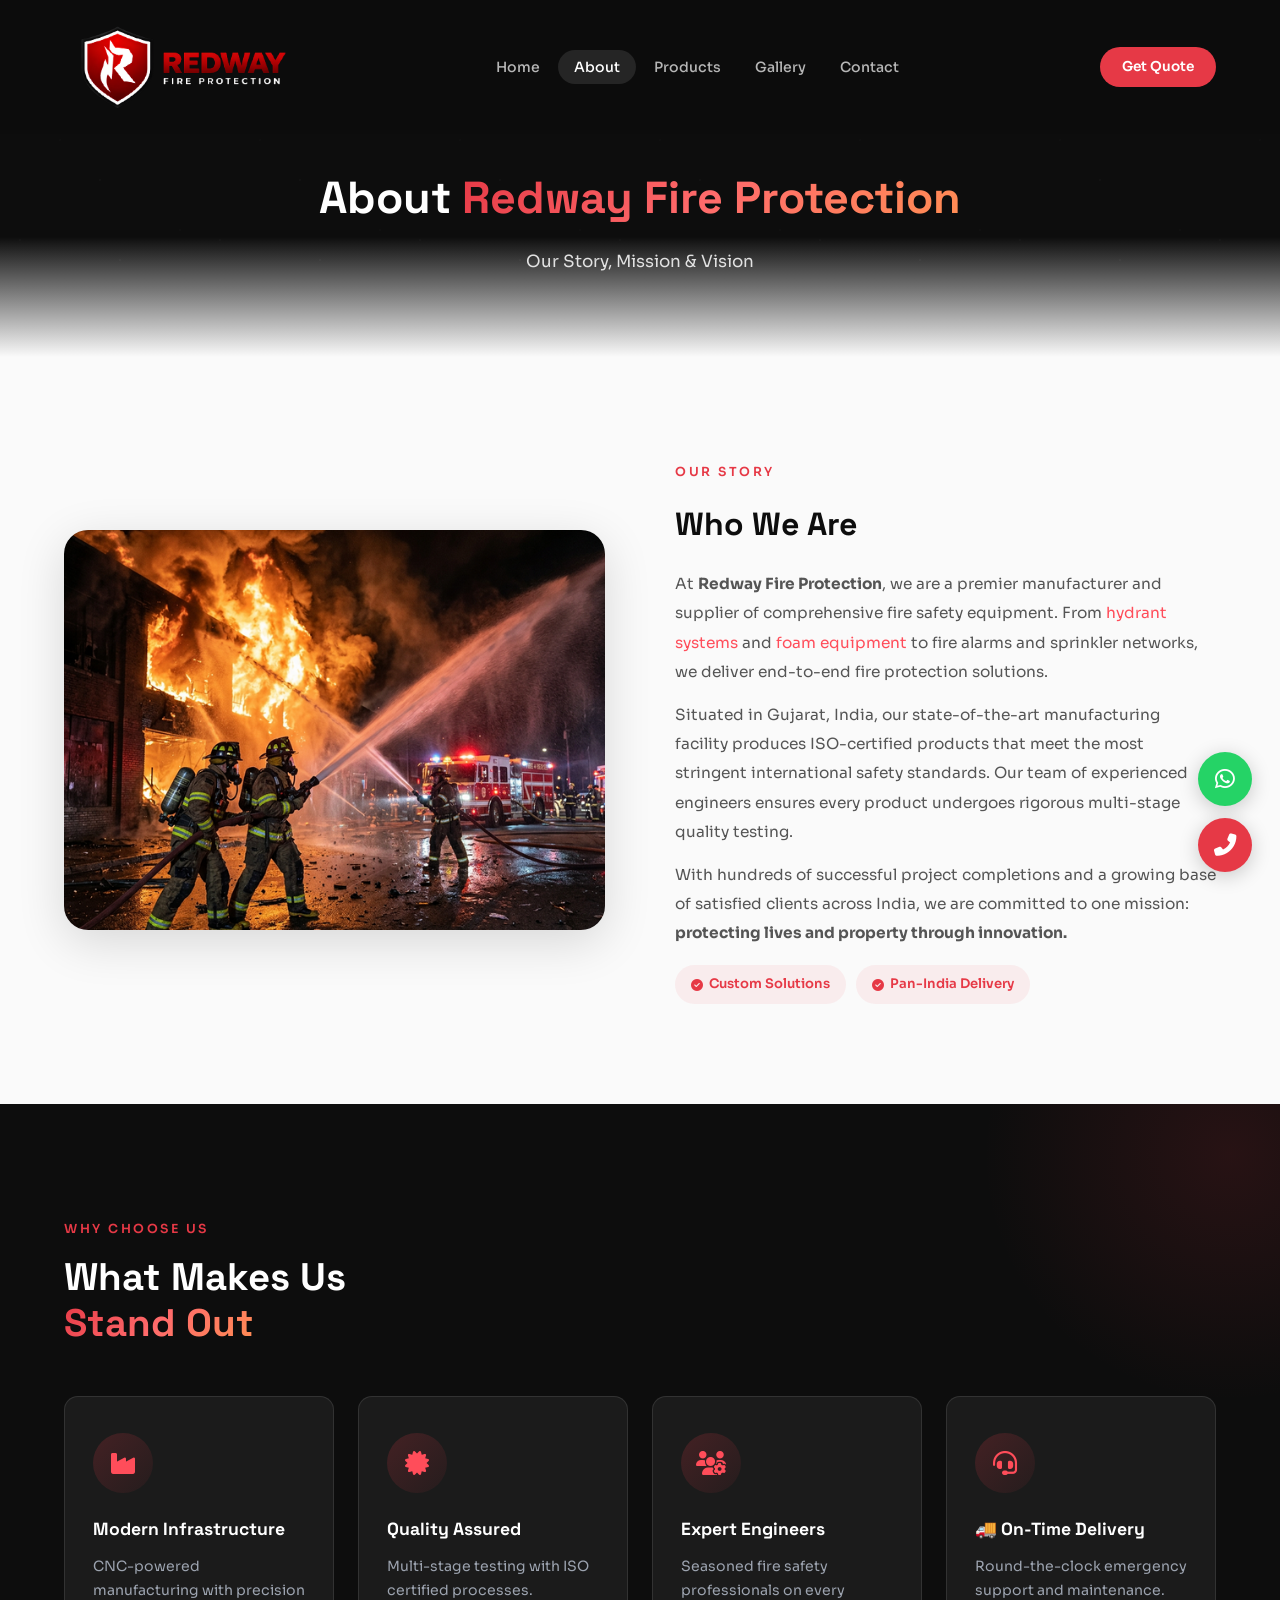
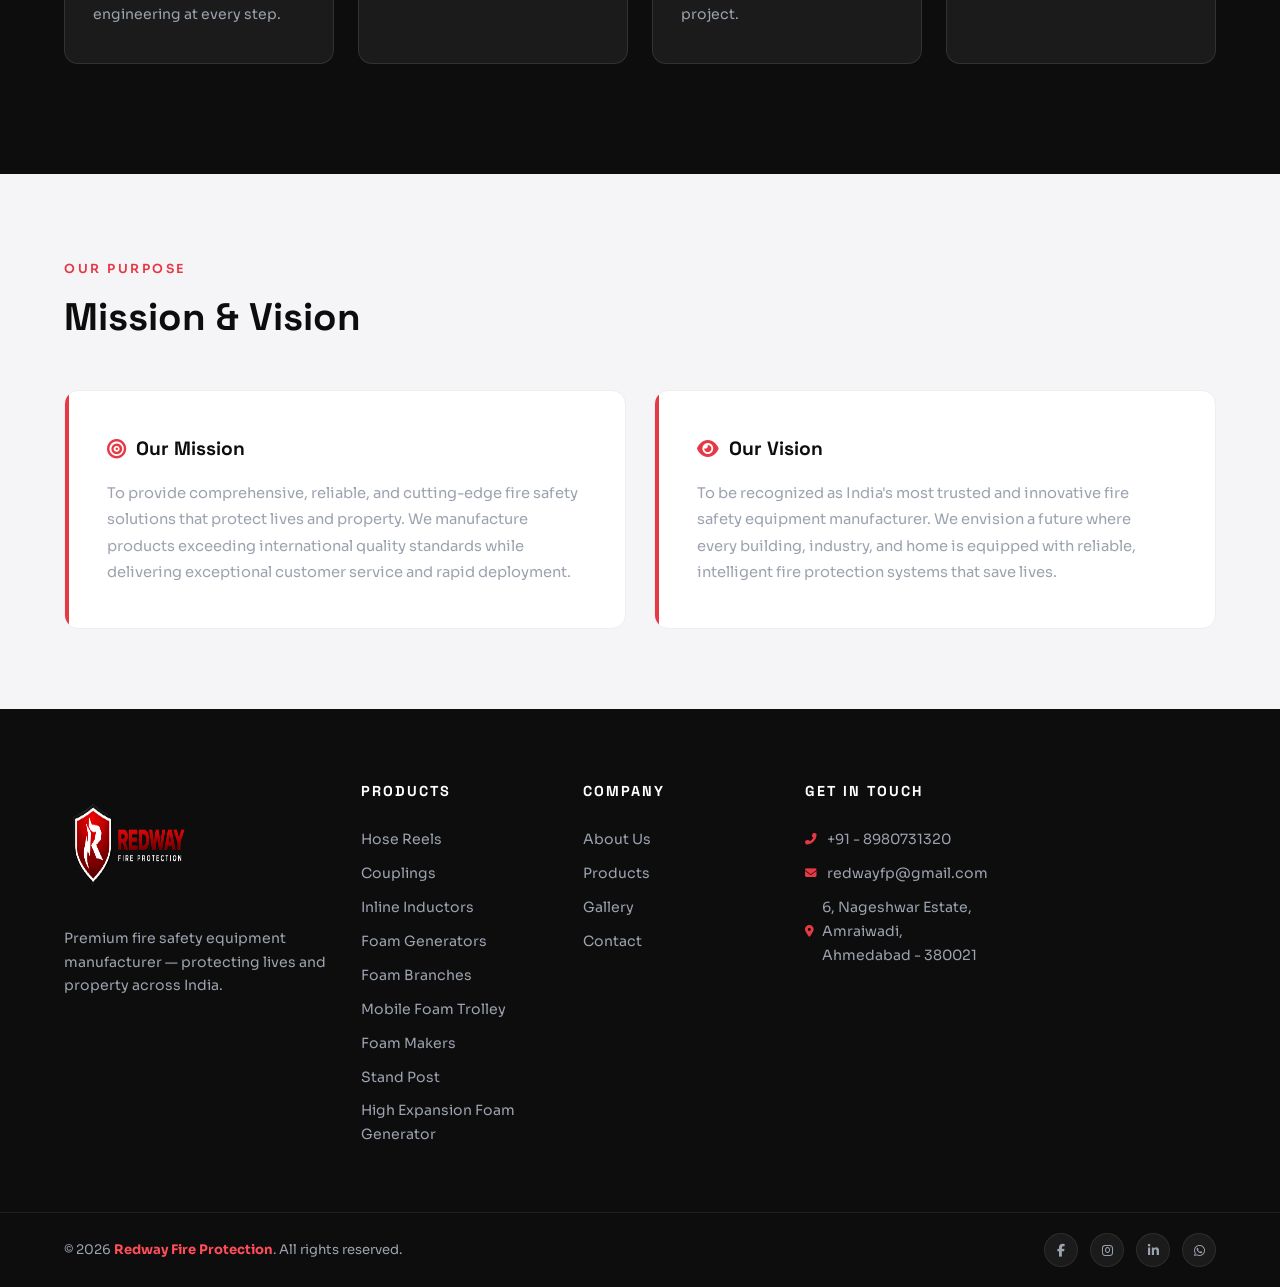
<file: about.html>
<!DOCTYPE html>
<html lang="en-IN">

<head>
    <meta charset="UTF-8">
    <meta name="viewport" content="width=device-width, initial-scale=1.0">
    <title>About Redway – Fire Safety Equipment Maker in Gujarat</title>
    <meta name="description"
        content="Redway Fire Protection is a trusted fire fighting equipment manufacturer in Ahmedabad, Gujarat. Learn about our mission, factory, and engineering team.">
    <meta name="keywords"
        content="about Redway Fire Protection, fire fighting equipment manufacturer Ahmedabad, fire protection equipment factory Gujarat, fire safety suppliers Gujarat, custom fire safety equipment Gujarat">
    <meta name="author" content="Redway Fire Protection">
    <meta name="theme-color" content="#E63946">
    <link rel="canonical" href="https://redwayfp.com/about.html">
    <link rel="icon" href="images/logo.png" type="image/png">

    <!-- Open Graph -->
    <meta property="og:type" content="website">
    <meta property="og:site_name" content="Redway Fire Protection">
    <meta property="og:title" content="About Redway – Fire Safety Equipment Maker in Gujarat">
    <meta property="og:description"
        content="Redway Fire Protection is a trusted fire fighting equipment manufacturer in Ahmedabad, Gujarat. Learn about our mission, factory, and engineering team.">
    <meta property="og:url" content="https://redwayfp.com/about.html">
    <meta property="og:image" content="https://redwayfp.com/images/logo.png">
    <meta property="og:locale" content="en_IN">

    <!-- Twitter Card -->
    <meta name="twitter:card" content="summary_large_image">
    <meta name="twitter:title" content="About Redway – Fire Safety Equipment Maker in Gujarat">
    <meta name="twitter:description"
        content="Redway Fire Protection is a trusted fire fighting equipment manufacturer in Ahmedabad, Gujarat. Learn about our mission, factory, and engineering team.">
    <meta name="twitter:image" content="https://redwayfp.com/images/logo.png">

    <!-- Preconnect -->
    <link rel="preconnect" href="https://fonts.googleapis.com">
    <link rel="preconnect" href="https://fonts.gstatic.com" crossorigin>
    <link rel="preconnect" href="https://cdnjs.cloudflare.com">

    <link
        href="https://fonts.googleapis.com/css2?family=Sora:wght@300;400;500;600;700;800&family=Space+Grotesk:wght@400;500;600;700&display=swap"
        rel="stylesheet">
    <link rel="stylesheet" href="https://cdnjs.cloudflare.com/ajax/libs/font-awesome/6.5.1/css/all.min.css">
    <link rel="stylesheet" href="style.css">

    <!-- Schema.org Structured Data -->
    <script type="application/ld+json">
    {
        "@context": "https://schema.org",
        "@type": "BreadcrumbList",
        "itemListElement": [
            {
                "@type": "ListItem",
                "position": 1,
                "name": "Home",
                "item": "https://redwayfp.com/"
            },
            {
                "@type": "ListItem",
                "position": 2,
                "name": "About Us",
                "item": "https://redwayfp.com/about.html"
            }
        ]
    }
    </script>
</head>

<body>


    <!-- NAVBAR -->
    <nav class="navbar" id="navbar">
        <div class="container navbar-inner">
            <a href="index.html" class="nav-logo">
                <img src="images/logo.png" alt="Redway Fire Protection — Fire Safety Equipment Manufacturer" width="130" height="130">
            </a>
            <ul class="nav-links" id="nav-links">
                <li><a href="index.html">Home</a></li>
                <li><a href="about.html" class="active">About</a></li>
                <li><a href="products.html">Products</a></li>
                <li><a href="gallery.html">Gallery</a></li>
                <li><a href="contact.html">Contact</a></li>
                <li class="nav-cta-mobile"><a href="contact.html" class="btn-main">Get Quote <i
                            class="fas fa-arrow-right"></i><span class="btn-shine"></span></a></li>
            </ul>
            <a href="contact.html" class="nav-cta">Get Quote</a>
            <button class="menu-toggle" id="menu-toggle"
                aria-label="Menu"><span></span><span></span><span></span></button>
        </div>
    </nav>

    <main>

    <!-- PAGE HERO -->
    <section class="page-hero">
        <div class="hero-particles"></div>
        <h1>About <span class="gradient-text">Redway Fire Protection</span></h1>
        <p>Our Story, Mission & Vision</p>
    </section>

    <!-- ABOUT DETAIL -->
    <section class="about-detail">
        <div class="container">
            <div class="about-detail-grid">
                <div class="about-detail-img" data-reveal>
                    <img src="images/hero1.png" alt="Redway Fire Protection Factory and Operations" loading="lazy" width="600" height="400">
                </div>
                <div class="about-detail-text" data-reveal>
                    <span class="label-tag">Our Story</span>
                    <h2>Who We Are</h2>
                    <p>At <strong>Redway Fire Protection</strong>, we are a premier manufacturer and supplier of
                        comprehensive fire safety equipment. From <a href="products.html#hydrant-valve" style="color:var(--crimson-light);">hydrant systems</a> and <a href="products.html#foam-generators" style="color:var(--crimson-light);">foam equipment</a> to fire alarms and
                        sprinkler networks, we deliver end-to-end fire protection solutions.</p>
                    <p>Situated in Gujarat, India, our state-of-the-art manufacturing facility produces ISO-certified
                        products that meet the most stringent international safety standards. Our team of experienced
                        engineers ensures every product undergoes rigorous multi-stage quality testing.</p>
                    <p>With hundreds of successful project completions and a growing base of satisfied clients across
                        India, we are committed to one mission: <strong>protecting lives and property through
                            innovation.</strong></p>
                    <div class="about-highlights">
                        <!-- <div class="highlight-chip"><i class="fas fa-check-circle"></i> ISO 9001 Certified</div>
                        <div class="highlight-chip"><i class="fas fa-check-circle"></i> 200+ Clients</div> -->
                        <div class="highlight-chip"><i class="fas fa-check-circle"></i> Custom Solutions</div>
                        <div class="highlight-chip"><i class="fas fa-check-circle"></i> Pan-India Delivery</div>
                    </div>
                </div>
            </div>
        </div>
    </section>

    <!-- WHY CHOOSE US (dark) -->
    <section class="services-section">
        <div class="container">
            <div class="section-head" data-reveal>
                <span class="label-tag">Why Choose Us</span>
                <h2>What Makes Us<br><span class="gradient-text">Stand Out</span></h2>
            </div>
            <div class="services-grid">
                <div class="service-card" data-reveal data-delay="0">
                    <div class="service-icon-wrap"><i class="fas fa-industry"></i>
                        <div class="icon-ring"></div>
                    </div>
                    <h3>Modern Infrastructure</h3>
                    <p>CNC-powered manufacturing with precision engineering at every step.</p>
                </div>
                <div class="service-card" data-reveal data-delay="100">
                    <div class="service-icon-wrap"><i class="fas fa-certificate"></i>
                        <div class="icon-ring"></div>
                    </div>
                    <h3>Quality Assured</h3>
                    <p>Multi-stage testing with ISO certified processes.</p>
                </div>
                <div class="service-card" data-reveal data-delay="200">
                    <div class="service-icon-wrap"><i class="fas fa-users-cog"></i>
                        <div class="icon-ring"></div>
                    </div>
                    <h3>Expert Engineers</h3>
                    <p>Seasoned fire safety professionals on every project.</p>
                </div>
                <div class="service-card" data-reveal data-delay="300">
                    <div class="service-icon-wrap"><i class="fas fa-headset"></i>
                        <div class="icon-ring"></div>
                    </div>
                    <h3>🚚 On-Time Delivery</h3>
                    <p>Round-the-clock emergency support and maintenance.</p>
                </div>
            </div>
        </div>
    </section>

    <!-- MISSION & VISION -->
    <section class="mission-vision">
        <div class="container">
            <div class="section-head" data-reveal>
                <span class="label-tag">Our Purpose</span>
                <h2>Mission & Vision</h2>
            </div>
            <div class="mv-grid">
                <div class="mv-card" data-reveal>
                    <h3><i class="fas fa-bullseye"></i> Our Mission</h3>
                    <p>To provide comprehensive, reliable, and cutting-edge fire safety solutions that protect lives and
                        property. We manufacture products exceeding international quality standards while delivering
                        exceptional customer service and rapid deployment.</p>
                </div>
                <div class="mv-card" data-reveal data-delay="100">
                    <h3><i class="fas fa-eye"></i> Our Vision</h3>
                    <p>To be recognized as India's most trusted and innovative fire safety equipment manufacturer. We
                        envision a future where every building, industry, and home is equipped with reliable,
                        intelligent fire protection systems that save lives.</p>
                </div>
            </div>
        </div>
    </section>

    <!-- FOOTER -->
    <footer class="footer">
        <div class="container footer-inner">
            <div class="footer-brand">
                <a href="index.html" class="footer-logo-link"><img src="images/logo.png" alt="Redway Fire Protection Logo" width="130" height="130">
                </a>
                <p>Premium fire safety equipment manufacturer — protecting lives and property across India.</p>
            </div>
            <div class="footer-links-col">
                <h4>Products</h4>
                <!-- <a href="products.html#hydrant-valve">Hydrant Valves</a> -->
                <a href="products.html#hose-reel">Hose Reels</a>
                <a href="products.html#couplings">Couplings</a>
                <a href="products.html#inline-inductors">Inline Inductors</a>
                <a href="products.html#foam-generators">Foam Generators</a>
                <a href="products.html#foam-branches">Foam Branches</a>
                <!-- <a href="products.html#handline-nozzles">Handline Nozzles</a> -->
                <a href="products.html#foam-trolley">Mobile Foam Trolley</a>
                <a href="products.html#foam-makers">Foam Makers</a>
                <a href="products.html#stand-post">Stand Post</a>
                <a href="products.html#high-expansion-foam-generator">High Expansion Foam Generator</a>
            </div>
            <div class="footer-links-col">
                <h4>Company</h4>
                <a href="about.html">About Us</a>
                <a href="products.html">Products</a>
                <a href="gallery.html">Gallery</a>
                <a href="contact.html">Contact</a>
            </div>
            <div class="footer-links-col">
                <h4>Get In Touch</h4>
                <a href="tel:+918980731320"><i class="fas fa-phone-alt"></i> +91 - 8980731320</a>
                <a href="mailto:redwayfp@gmail.com"><i class="fas fa-envelope"></i> redwayfp@gmail.com</a>
                <a href="https://maps.google.com/?q=6,+Nageshwar+Estate,+opp.+Javahar+Nagar,+Amraiwadi,+Ahmedabad,+Gujarat+380021"
                    target="_blank"><i class="fas fa-map-marker-alt"></i> 6, Nageshwar Estate, Amraiwadi, Ahmedabad -
                    380021</a>
            </div>
        </div>
        <div class="footer-bottom">
            <div class="container footer-bottom-inner">
                <p>&copy; 2026 <strong>Redway Fire Protection</strong>. All rights reserved.</p>
                <div class="footer-social">
                    <a href="#"><i class="fab fa-facebook-f"></i></a>
                    <a href="#"><i class="fab fa-instagram"></i></a>
                    <a href="#"><i class="fab fa-linkedin-in"></i></a>
                    <a href="#"><i class="fab fa-whatsapp"></i></a>
                </div>
            </div>
        </div>
    </footer>
    </main>

    <div class="floating-btns">
        <a href="https://wa.me/918980731320" class="float-wa" target="_blank" rel="noopener noreferrer"><i class="fab fa-whatsapp"></i></a>
        <a href="tel:+918980731320" class="float-call"><i class="fas fa-phone-alt"></i></a>
    </div>
    <button class="scroll-top" id="scroll-top"><i class="fas fa-arrow-up"></i></button>
    <script src="script.js"></script>
</body>

</html>
</file>
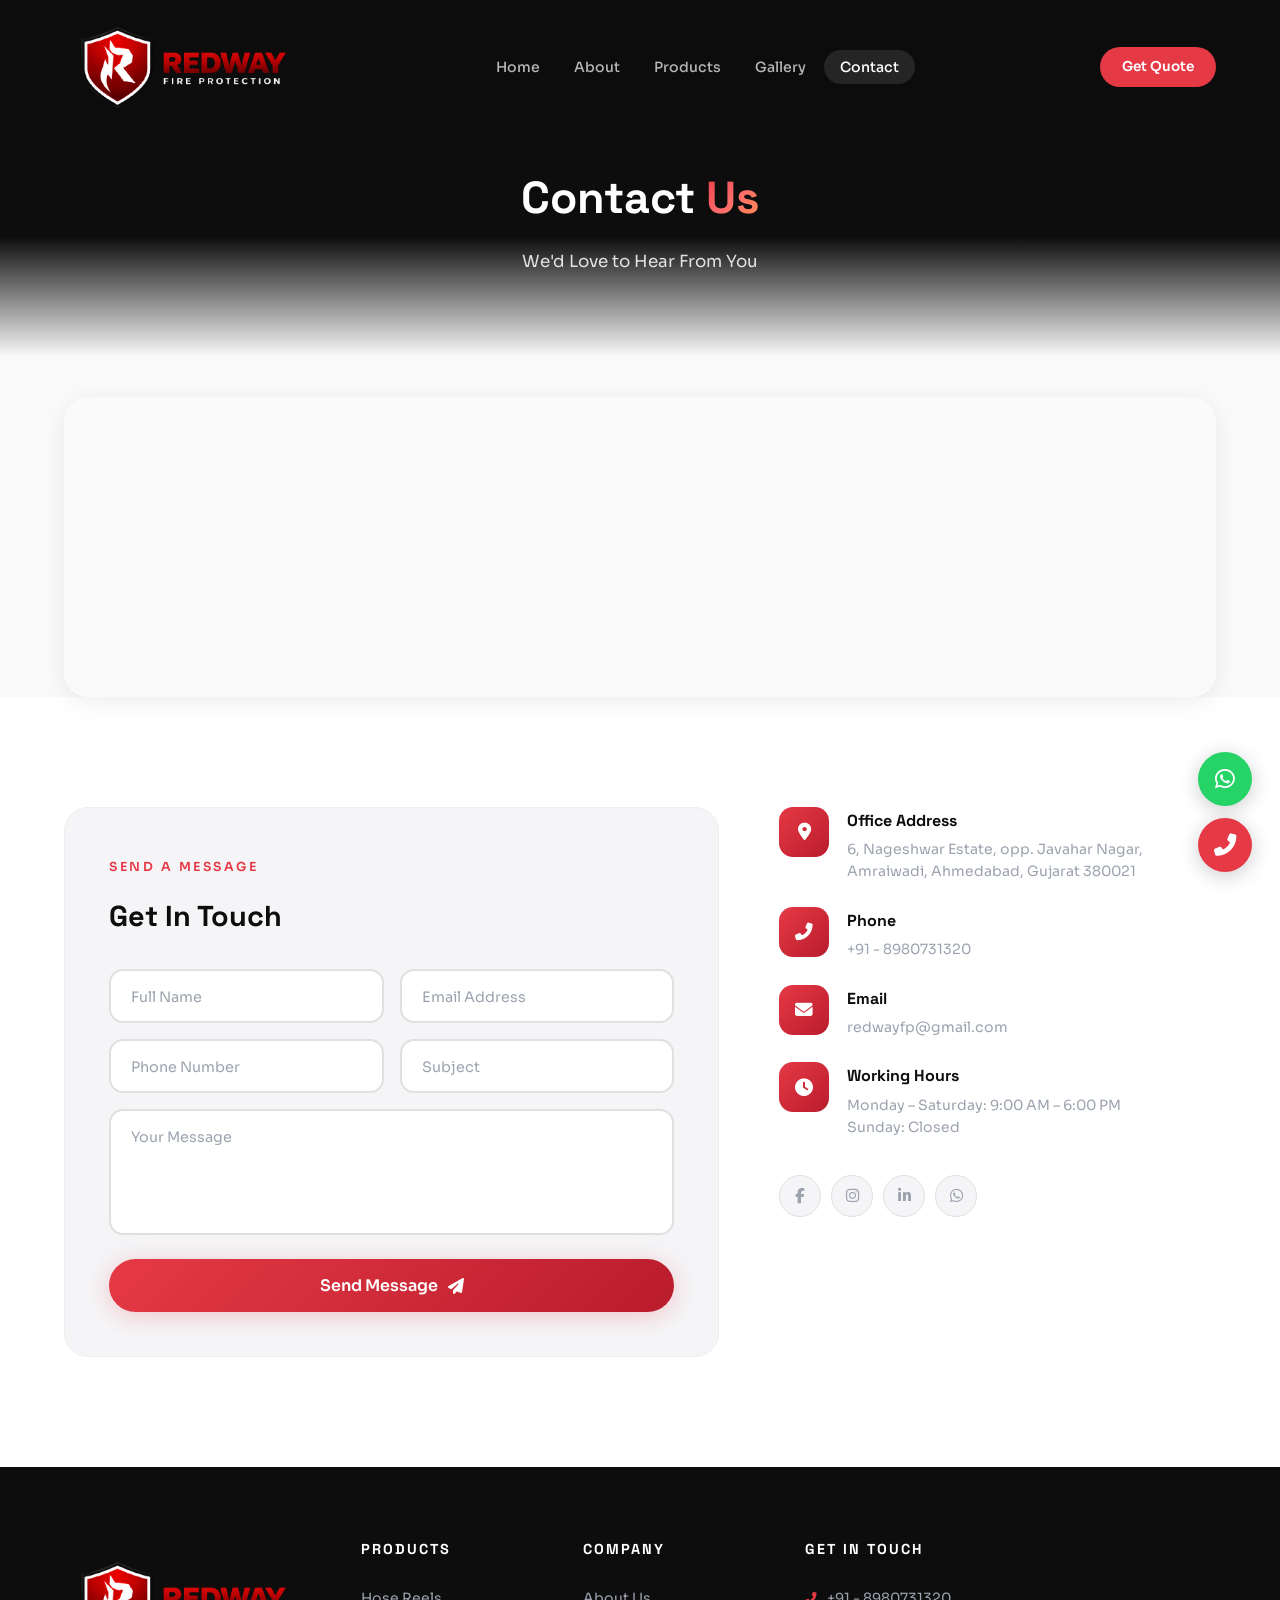
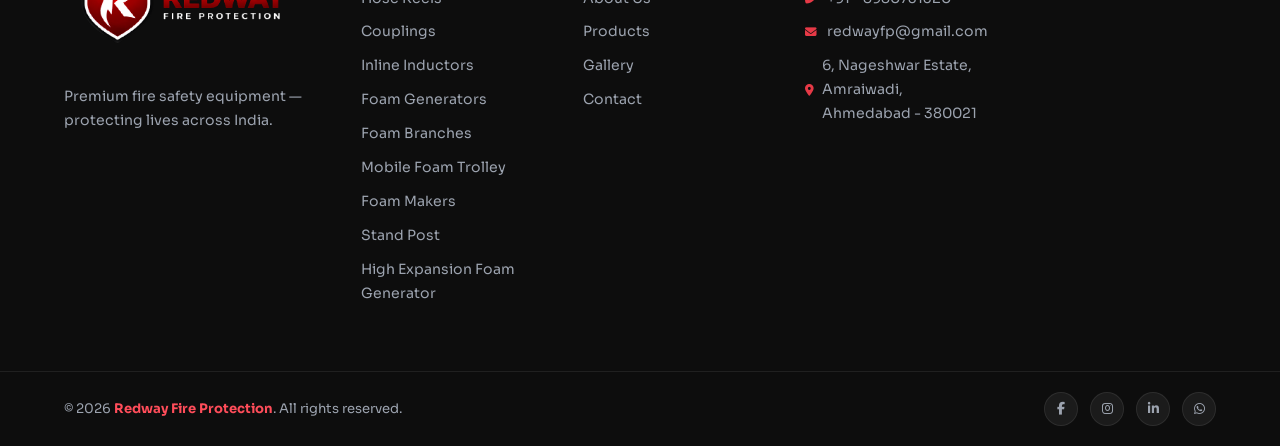
<file: contact.html>
<!DOCTYPE html>
<html lang="en-IN">

<head>
    <meta charset="UTF-8">
    <meta name="viewport" content="width=device-width, initial-scale=1.0">
    <title>Contact Redway Fire Protection – Ahmedabad, Gujarat</title>
    <meta name="description"
        content="Request a quote for fire fighting equipment from Redway Fire Protection, Ahmedabad. Call +91-8980731320 or email redwayfp@gmail.com.">
    <meta name="keywords"
        content="contact Redway Fire Protection, fire safety equipment quotation Ahmedabad, fire fighting equipment price list, fire safety enquiry Gujarat, fire protection manufacturer contact India">
    <meta name="author" content="Redway Fire Protection">
    <meta name="theme-color" content="#E63946">
    <link rel="canonical" href="https://redwayfp.com/contact.html">
    <link rel="icon" href="images/logo.png" type="image/png">

    <!-- Open Graph -->
    <meta property="og:type" content="website">
    <meta property="og:site_name" content="Redway Fire Protection">
    <meta property="og:title" content="Contact Redway Fire Protection – Ahmedabad, Gujarat">
    <meta property="og:description"
        content="Request a quote for fire fighting equipment from Redway Fire Protection, Ahmedabad. Call +91-8980731320 or email redwayfp@gmail.com.">
    <meta property="og:url" content="https://redwayfp.com/contact.html">
    <meta property="og:image" content="https://redwayfp.com/images/logo.png">
    <meta property="og:locale" content="en_IN">

    <!-- Twitter Card -->
    <meta name="twitter:card" content="summary_large_image">
    <meta name="twitter:title" content="Contact Redway Fire Protection – Ahmedabad, Gujarat">
    <meta name="twitter:description"
        content="Request a quote for fire fighting equipment from Redway Fire Protection, Ahmedabad. Call +91-8980731320 or email redwayfp@gmail.com.">
    <meta name="twitter:image" content="https://redwayfp.com/images/logo.png">

    <!-- Preconnect -->
    <link rel="preconnect" href="https://fonts.googleapis.com">
    <link rel="preconnect" href="https://fonts.gstatic.com" crossorigin>
    <link rel="preconnect" href="https://cdnjs.cloudflare.com">

    <link
        href="https://fonts.googleapis.com/css2?family=Sora:wght@300;400;500;600;700;800&family=Space+Grotesk:wght@400;500;600;700&display=swap"
        rel="stylesheet">
    <link rel="stylesheet" href="https://cdnjs.cloudflare.com/ajax/libs/font-awesome/6.5.1/css/all.min.css">
    <link rel="stylesheet" href="style.css">

    <!-- Schema.org Structured Data -->
    <script type="application/ld+json">
    {
        "@context": "https://schema.org",
        "@type": "BreadcrumbList",
        "itemListElement": [
            {
                "@type": "ListItem",
                "position": 1,
                "name": "Home",
                "item": "https://redwayfp.com/"
            },
            {
                "@type": "ListItem",
                "position": 2,
                "name": "Contact Us",
                "item": "https://redwayfp.com/contact.html"
            }
        ]
    }
    </script>
</head>

<body>


    <!-- NAVBAR -->
    <nav class="navbar" id="navbar">
        <div class="container navbar-inner">
            <a href="index.html" class="nav-logo">
                <img src="images/logo.png" alt="Redway">
                <!-- <div>
                    <strong>REDWAY</strong>
                    <span>FIRE PROTECTION</span>
                </div> -->
            </a>
            <ul class="nav-links" id="nav-links">
                <li><a href="index.html">Home</a></li>
                <li><a href="about.html">About</a></li>
                <li><a href="products.html">Products</a></li>
                <li><a href="gallery.html">Gallery</a></li>
                <li><a href="contact.html" class="active">Contact</a></li>
                <li class="nav-cta-mobile"><a href="contact.html" class="btn-main">Get Quote <i
                            class="fas fa-arrow-right"></i><span class="btn-shine"></span></a></li>
            </ul>
            <a href="contact.html" class="nav-cta">Get Quote</a>
            <button class="menu-toggle" id="menu-toggle"
                aria-label="Menu"><span></span><span></span><span></span></button>
        </div>
    </nav>

    <!-- PAGE HERO -->
    <section class="page-hero">
        <div class="hero-particles"></div>
        <h1>Contact <span class="gradient-text">Us</span></h1>
        <p>We'd Love to Hear From You</p>
    </section>

    <!-- MAP -->
    <section class="map-section">
        <div class="container">
            <div class="map-wrap" data-reveal>
                <iframe
                    src="https://maps.google.com/maps?q=6,%20Nageshwar%20Estate,%20opp.%20Javahar%20Nagar,%20Amraiwadi,%20Ahmedabad,%20Gujarat%20380021&t=&z=15&ie=UTF8&iwloc=&output=embed"
                    allowfullscreen="" loading="lazy" title="Location"></iframe>
            </div>
        </div>
    </section>

    <!-- CONTACT FORM & INFO -->
    <section class="contact-home">
        <div class="container contact-home-grid" style="padding-top:0;">
            <div class="contact-form-card" data-reveal>
                <span class="label-tag">Send a Message</span>
                <h2>Get In Touch</h2>
                <form id="quote-form" class="modern-form">
                    <input type="hidden" name="access_key" value="70a2d62c-816b-40b6-af17-e990067046ce">
                    <input type="hidden" name="from_name" value="Redway Fire Protection Website">
                    <div class="form-row">
                        <div class="float-field">
                            <input type="text" id="input-name" name="name" required placeholder=" ">
                            <label for="input-name">Full Name</label>
                        </div>
                        <div class="float-field">
                            <input type="email" id="input-email" name="email" required placeholder=" ">
                            <label for="input-email">Email Address</label>
                        </div>
                    </div>
                    <div class="form-row">
                        <div class="float-field">
                            <input type="tel" id="input-phone" name="phone" required placeholder=" ">
                            <label for="input-phone">Phone Number</label>
                        </div>
                        <div class="float-field">
                            <input type="text" id="input-subject" name="subject" placeholder=" ">
                            <label for="input-subject">Subject</label>
                        </div>
                    </div>
                    <div class="float-field full-width">
                        <textarea id="input-message" name="message" rows="5" required placeholder=" "></textarea>
                        <label for="input-message">Your Message</label>
                    </div>
                    <button type="submit" class="btn-main btn-submit" id="btn-submit">
                        Send Message <i class="fas fa-paper-plane"></i>
                        <span class="btn-shine"></span>
                    </button>
                </form>
            </div>
            <div class="contact-info-side" data-reveal>
                <div class="info-block">
                    <div class="info-icon"><i class="fas fa-map-marker-alt"></i></div>
                    <div>
                        <h4>Office Address</h4>
                        <p>6, Nageshwar Estate, opp. Javahar Nagar,<br>Amraiwadi, Ahmedabad, Gujarat 380021</p>
                    </div>
                </div>
                <div class="info-block">
                    <div class="info-icon"><i class="fas fa-phone-alt"></i></div>
                    <div>
                        <h4>Phone</h4>
                        <p>+91 - 8980731320</p>
                    </div>
                </div>
                <div class="info-block">
                    <div class="info-icon"><i class="fas fa-envelope"></i></div>
                    <div>
                        <h4>Email</h4>
                        <p>redwayfp@gmail.com</p>
                    </div>
                </div>
                <div class="info-block">
                    <div class="info-icon"><i class="fas fa-clock"></i></div>
                    <div>
                        <h4>Working Hours</h4>
                        <p>Monday – Saturday: 9:00 AM – 6:00 PM<br>Sunday: Closed</p>
                    </div>
                </div>
                <div class="social-row">
                    <a href="#"><i class="fab fa-facebook-f"></i></a>
                    <a href="#"><i class="fab fa-instagram"></i></a>
                    <a href="#"><i class="fab fa-linkedin-in"></i></a>
                    <a href="https://wa.me/918980731320" target="_blank"><i class="fab fa-whatsapp"></i></a>
                </div>
            </div>
        </div>
    </section>

    <!-- FOOTER -->
    <footer class="footer">
        <div class="container footer-inner">
            <div class="footer-brand">
                <a href="index.html" class="footer-logo-link"><img src="images/logo.png" alt="Redway">
                </a>
                <p>Premium fire safety equipment — protecting lives across India.</p>
            </div>
            <div class="footer-links-col">
                <h4>Products</h4>
                <!-- <a href="products.html#hydrant-valve">Hydrant Valves</a> -->
                <a href="products.html#hose-reel">Hose Reels</a>
                <a href="products.html#couplings">Couplings</a>
                <a href="products.html#inline-inductors">Inline Inductors</a>
                <a href="products.html#foam-generators">Foam Generators</a>
                <a href="products.html#foam-branches">Foam Branches</a>
                <!-- <a href="products.html#handline-nozzles">Handline Nozzles</a> -->
                <a href="products.html#foam-trolley">Mobile Foam Trolley</a>
                <a href="products.html#foam-makers">Foam Makers</a>
                <a href="products.html#stand-post">Stand Post</a>
                <a href="products.html#high-expansion-foam-generator">High Expansion Foam Generator</a>
            </div>
            <div class="footer-links-col">
                <h4>Company</h4>
                <a href="about.html">About Us</a>
                <a href="products.html">Products</a>
                <a href="gallery.html">Gallery</a>
                <a href="contact.html">Contact</a>
            </div>
            <div class="footer-links-col">
                <h4>Get In Touch</h4>
                <a href="tel:+918980731320"><i class="fas fa-phone-alt"></i> +91 - 8980731320</a>
                <a href="mailto:redwayfp@gmail.com"><i class="fas fa-envelope"></i>redwayfp@gmail.com</a>
                <a href="https://maps.google.com/?q=6,+Nageshwar+Estate,+opp.+Javahar+Nagar,+Amraiwadi,+Ahmedabad,+Gujarat+380021"
                    target="_blank"><i class="fas fa-map-marker-alt"></i> 6, Nageshwar Estate, Amraiwadi, Ahmedabad -
                    380021</a>
            </div>
        </div>
        <div class="footer-bottom">
            <div class="container footer-bottom-inner">
                <p>&copy; 2026 <strong>Redway Fire Protection</strong>. All rights reserved.</p>
                <div class="footer-social">
                    <a href="#"><i class="fab fa-facebook-f"></i></a>
                    <a href="#"><i class="fab fa-instagram"></i></a>
                    <a href="#"><i class="fab fa-linkedin-in"></i></a>
                    <a href="#"><i class="fab fa-whatsapp"></i></a>
                </div>
            </div>
        </div>
    </footer>

    <div class="floating-btns">
        <a href="https://wa.me/918980731320" class="float-wa" target="_blank"><i class="fab fa-whatsapp"></i></a>
        <a href="tel:+918980731320" class="float-call"><i class="fas fa-phone-alt"></i></a>
    </div>
    <button class="scroll-top" id="scroll-top"><i class="fas fa-arrow-up"></i></button>
    <script src="script.js"></script>
</body>

</html>
</file>
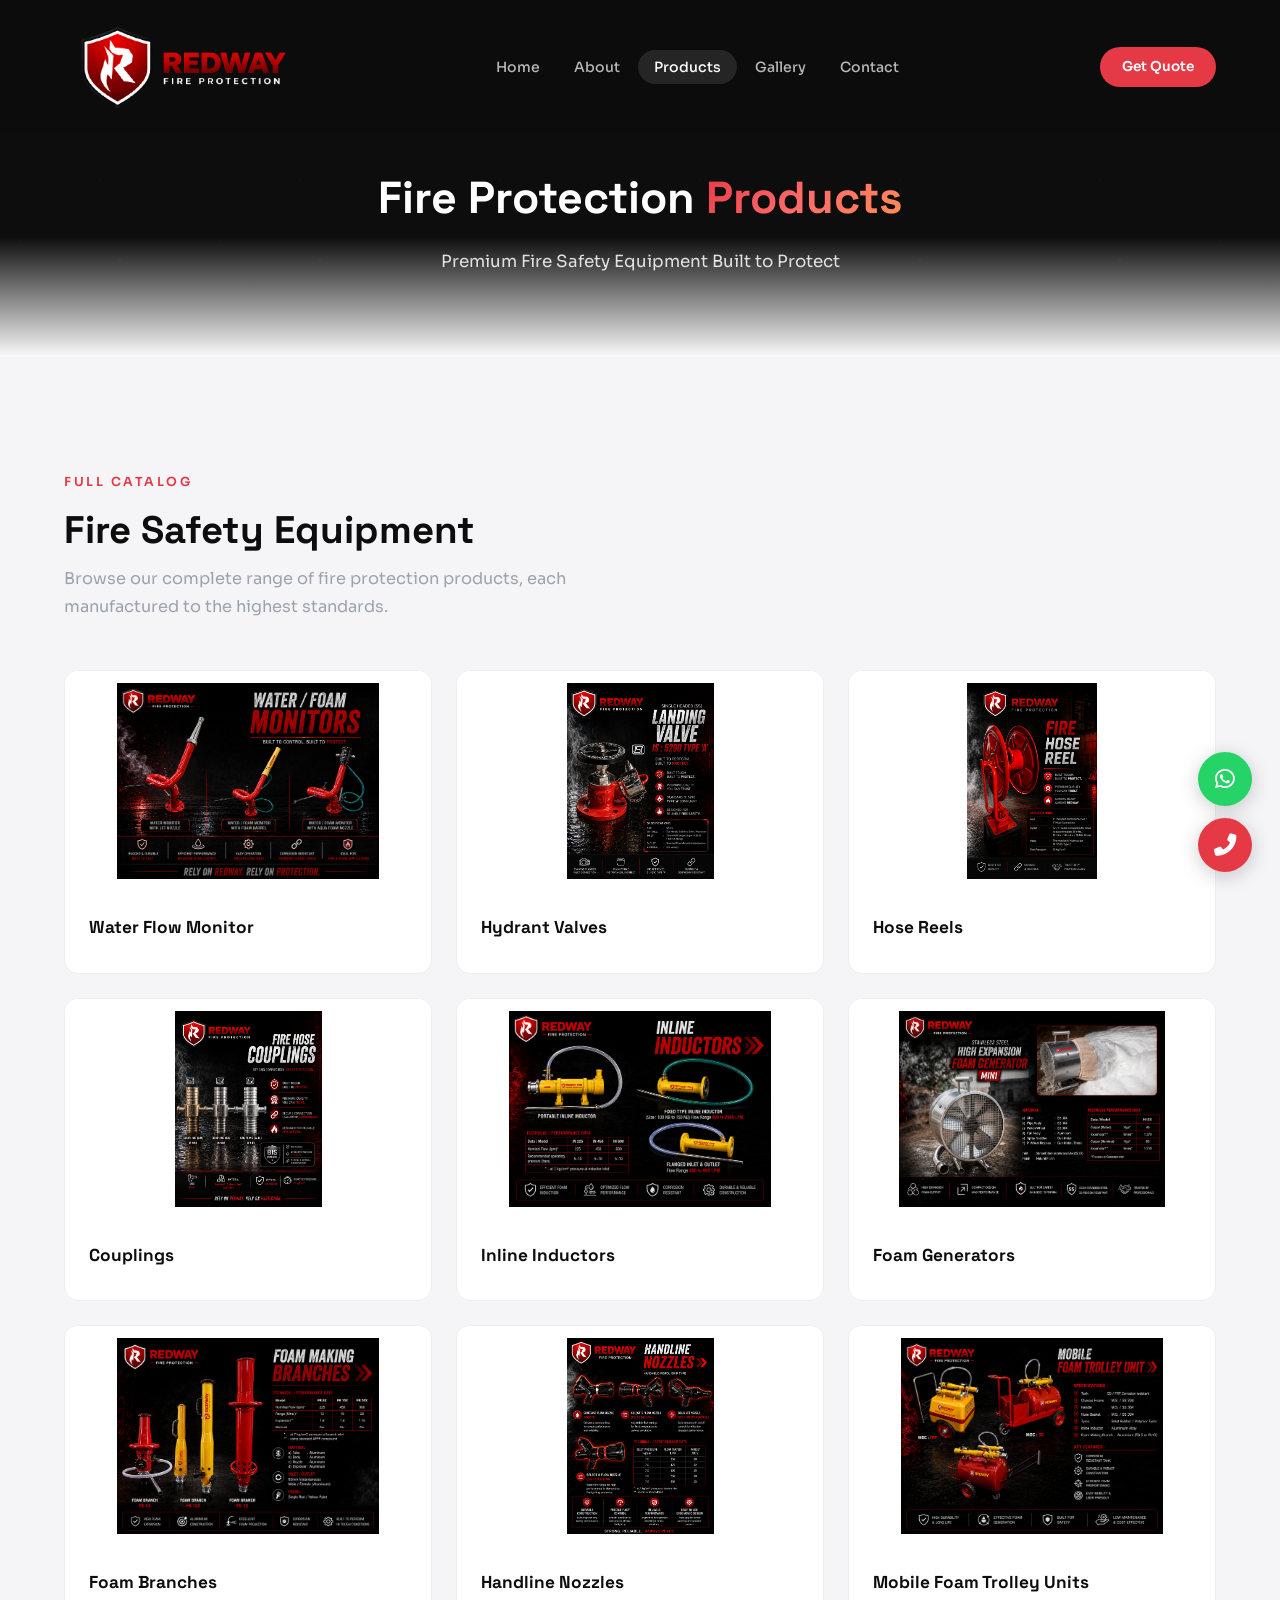
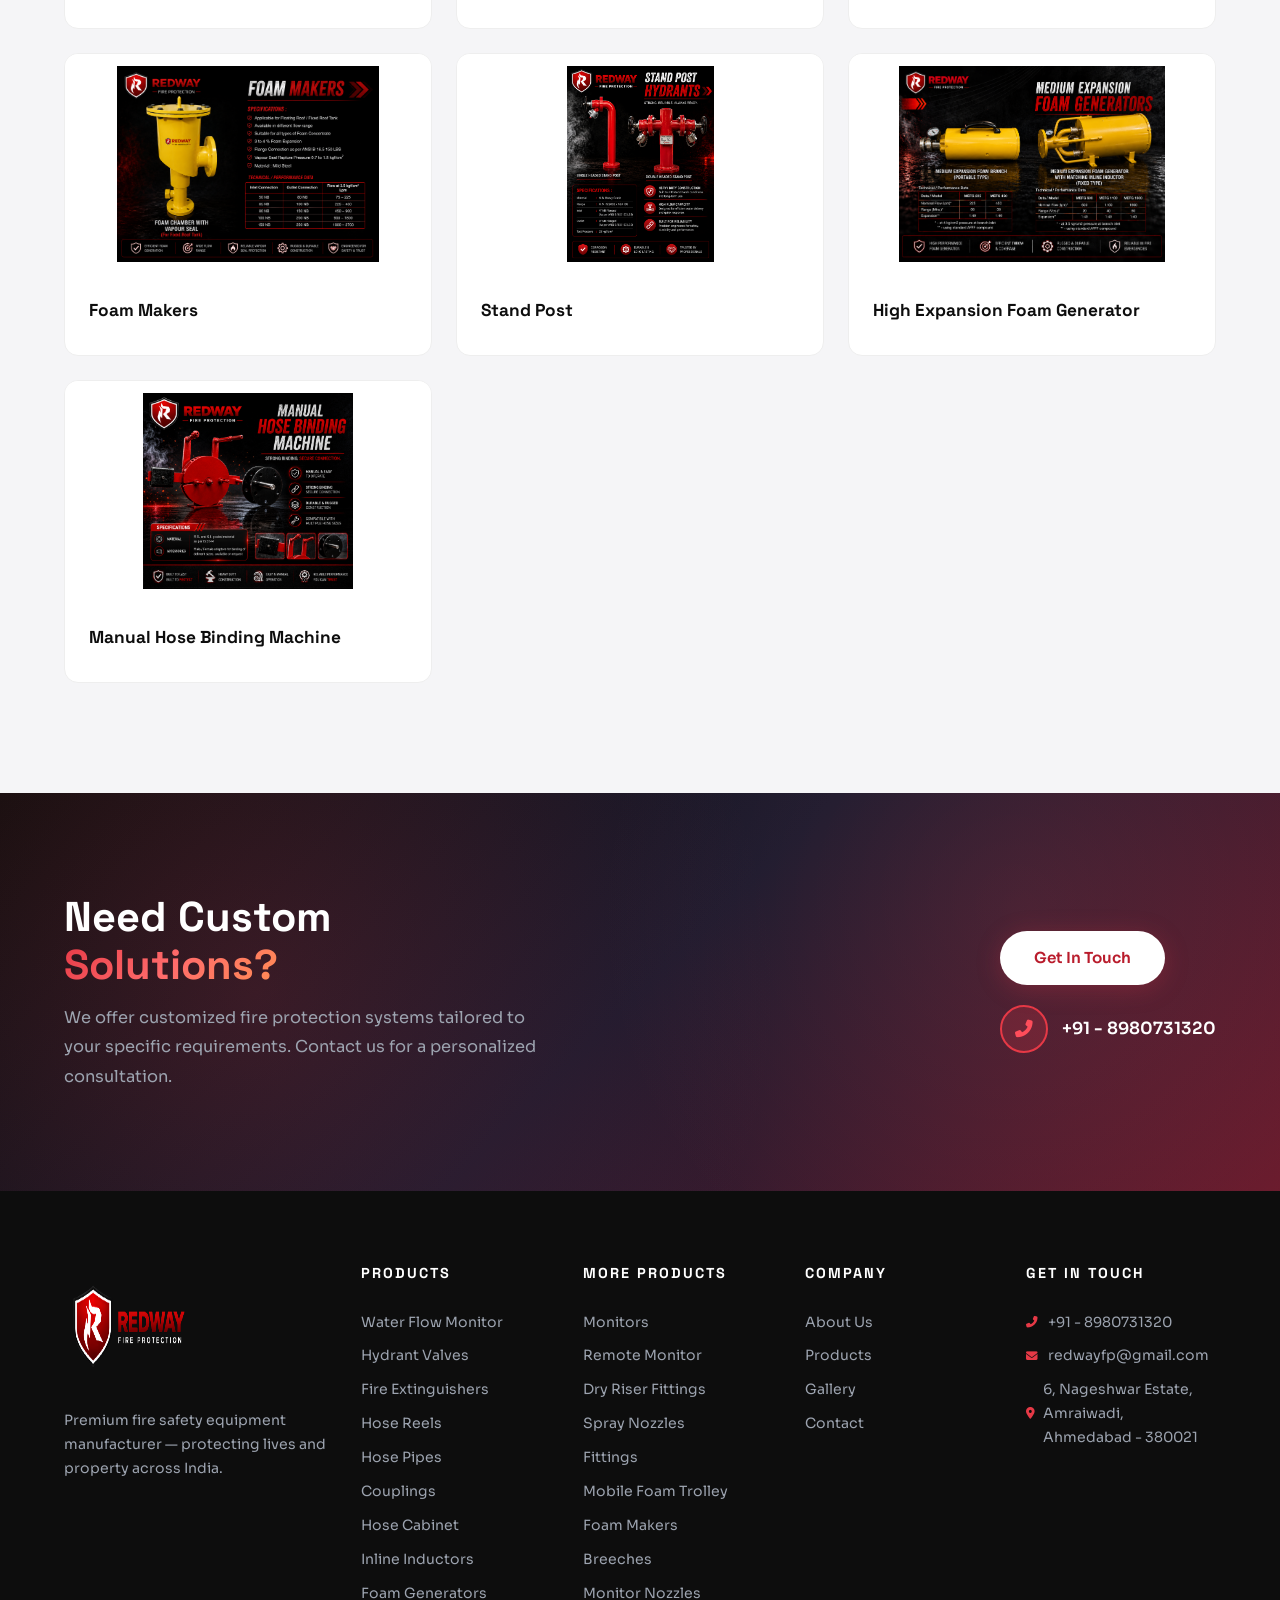
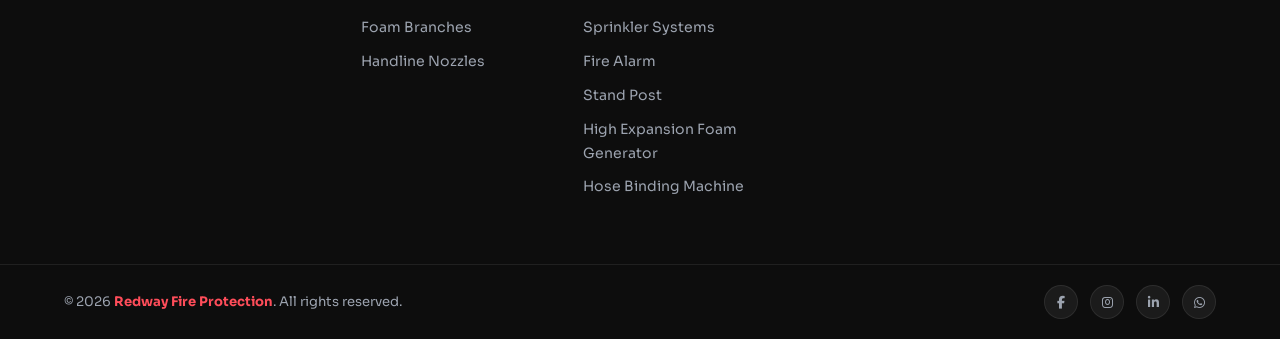
<file: products.html>
<!DOCTYPE html>
<html lang="en">

<head>
    <meta charset="UTF-8">
    <meta name="viewport" content="width=device-width, initial-scale=1.0">
    <title>Fire Safety Products – Manufacturer in Ahmedabad | Redway</title>
    <meta name="description"
        content="Browse hose reels, foam generators, inline inductors, couplings & more from Redway Fire Protection, manufacturer in Ahmedabad, Gujarat, India.">
    <meta name="keywords"
        content="fire protection equipment, fire fighting products, fire hose reel manufacturer Ahmedabad, foam generator supplier Gujarat, inline inductors manufacturer India, fire hose couplings, hydrant valves, stand post, foam maker, fire safety equipment India">
    <meta name="author" content="Redway Fire Protection">
    <meta name="theme-color" content="#E63946">
    <link rel="canonical" href="https://redwayfp.com/products.html">
    <link rel="icon" href="images/logo.png" type="image/png">

    <!-- Open Graph -->
    <meta property="og:type" content="website">
    <meta property="og:site_name" content="Redway Fire Protection">
    <meta property="og:title" content="Fire Safety Products – Manufacturer in Ahmedabad | Redway">
    <meta property="og:description"
        content="Browse hose reels, foam generators, inline inductors, couplings & more from Redway Fire Protection, manufacturer in Ahmedabad, Gujarat, India.">
    <meta property="og:url" content="https://redwayfp.com/products.html">
    <meta property="og:image" content="https://redwayfp.com/images/logo.png">
    <meta property="og:locale" content="en_IN">

    <!-- Twitter Card -->
    <meta name="twitter:card" content="summary_large_image">
    <meta name="twitter:title" content="Fire Safety Products – Manufacturer in Ahmedabad | Redway">
    <meta name="twitter:description"
        content="Browse hose reels, foam generators, inline inductors, couplings & more from Redway Fire Protection, manufacturer in Ahmedabad, Gujarat, India.">
    <meta name="twitter:image" content="https://redwayfp.com/images/logo.png">

    <!-- Preconnect -->
    <link rel="preconnect" href="https://fonts.googleapis.com">
    <link rel="preconnect" href="https://fonts.gstatic.com" crossorigin>
    <link rel="preconnect" href="https://cdnjs.cloudflare.com">

    <link
        href="https://fonts.googleapis.com/css2?family=Sora:wght@300;400;500;600;700;800&family=Space+Grotesk:wght@400;500;600;700&display=swap"
        rel="stylesheet">
    <link rel="stylesheet" href="https://cdnjs.cloudflare.com/ajax/libs/font-awesome/6.5.1/css/all.min.css">
    <link rel="stylesheet" href="style.css">

    <!-- Schema.org Structured Data -->
    <script type="application/ld+json">
    {
        "@context": "https://schema.org",
        "@type": "BreadcrumbList",
        "itemListElement": [
            {"@type": "ListItem", "position": 1, "name": "Home", "item": "https://redwayfp.com/"},
            {"@type": "ListItem", "position": 2, "name": "Products", "item": "https://redwayfp.com/products.html"}
        ]
    }
    </script>
    <script type="application/ld+json">
    [
        {
            "@context": "https://schema.org",
            "@type": "Product",
            "name": "Water Flow Monitor",
            "description": "Precision brass and stainless steel flow indicators with integrated pressure gauges for real-time fire protection system monitoring. ANSI flanged connections.",
            "image": "https://redwayfp.com/images/product-water-flow-monitor.png",
            "url": "https://redwayfp.com/products.html#water-flow-monitor",
            "brand": {"@type": "Brand", "name": "Redway Fire Protection"},
            "manufacturer": {"@type": "Organization", "name": "Redway Fire Protection"}
        },
        {
            "@context": "https://schema.org",
            "@type": "Product",
            "name": "Hydrant Valves",
            "description": "High-pressure landing and gate valves for industrial fire hydrant systems. Available in single and double-headed configurations.",
            "image": "https://redwayfp.com/images/product-hydrant-valve.png",
            "url": "https://redwayfp.com/products.html#hydrant-valve",
            "brand": {"@type": "Brand", "name": "Redway Fire Protection"},
            "manufacturer": {"@type": "Organization", "name": "Redway Fire Protection"}
        },
        {
            "@context": "https://schema.org",
            "@type": "Product",
            "name": "Hose Reels",
            "description": "Wall-mounted and swinging-type fire hose reels with quick-connect nozzles and durable rubber-lined hoses for first-aid fire fighting.",
            "image": "https://redwayfp.com/images/product-hose-reel.png",
            "url": "https://redwayfp.com/products.html#hose-reel",
            "brand": {"@type": "Brand", "name": "Redway Fire Protection"},
            "manufacturer": {"@type": "Organization", "name": "Redway Fire Protection"}
        },
        {
            "@context": "https://schema.org",
            "@type": "Product",
            "name": "Couplings",
            "description": "Brass instantaneous couplings, Storz couplings, and adaptor couplings for fire hose connections. BS, ISI and DIN standards.",
            "image": "https://redwayfp.com/images/product-couplings.png",
            "url": "https://redwayfp.com/products.html#couplings",
            "brand": {"@type": "Brand", "name": "Redway Fire Protection"},
            "manufacturer": {"@type": "Organization", "name": "Redway Fire Protection"}
        },
        {
            "@context": "https://schema.org",
            "@type": "Product",
            "name": "Inline Inductors",
            "description": "Proportioning inline foam inductors with adjustable metering valves. 1% to 6% ratio settings for AFFF and protein foam concentrates.",
            "image": "https://redwayfp.com/images/product-inline-inductors.png",
            "url": "https://redwayfp.com/products.html#inline-inductors",
            "brand": {"@type": "Brand", "name": "Redway Fire Protection"},
            "manufacturer": {"@type": "Organization", "name": "Redway Fire Protection"}
        },
        {
            "@context": "https://schema.org",
            "@type": "Product",
            "name": "Foam Generators",
            "description": "Medium and high expansion foam generators for flammable liquid fire suppression. Stainless steel construction for industrial applications.",
            "image": "https://redwayfp.com/images/product-foam-generators.png",
            "url": "https://redwayfp.com/products.html#foam-generators",
            "brand": {"@type": "Brand", "name": "Redway Fire Protection"},
            "manufacturer": {"@type": "Organization", "name": "Redway Fire Protection"}
        },
        {
            "@context": "https://schema.org",
            "@type": "Product",
            "name": "Foam Branches",
            "description": "Low expansion foam making branch pipes with pickup tubes for direct foam application on liquid fuel fires.",
            "image": "https://redwayfp.com/images/product-foam-branches.png",
            "url": "https://redwayfp.com/products.html#foam-branches",
            "brand": {"@type": "Brand", "name": "Redway Fire Protection"},
            "manufacturer": {"@type": "Organization", "name": "Redway Fire Protection"}
        },
        {
            "@context": "https://schema.org",
            "@type": "Product",
            "name": "Handline Nozzles",
            "description": "Multi-purpose jet and spray nozzles with shut-off capability. Constant flow and automatic pressure control models available.",
            "image": "https://redwayfp.com/images/product-handline-nozzles.png",
            "url": "https://redwayfp.com/products.html#handline-nozzles",
            "brand": {"@type": "Brand", "name": "Redway Fire Protection"},
            "manufacturer": {"@type": "Organization", "name": "Redway Fire Protection"}
        },
        {
            "@context": "https://schema.org",
            "@type": "Product",
            "name": "Mobile Foam Trolley Units",
            "description": "Wheeled foam fire extinguisher units with premixed foam solution, delivery hose and foam making branch pipe. 50L to 200L capacities.",
            "image": "https://redwayfp.com/images/product-foam-trolley.png",
            "url": "https://redwayfp.com/products.html#foam-trolley",
            "brand": {"@type": "Brand", "name": "Redway Fire Protection"},
            "manufacturer": {"@type": "Organization", "name": "Redway Fire Protection"}
        },
        {
            "@context": "https://schema.org",
            "@type": "Product",
            "name": "Foam Makers",
            "description": "Foam chamber assemblies for storage tank fire protection. Rim-mounted foam pourer and subsurface injection systems for petroleum tanks.",
            "image": "https://redwayfp.com/images/product-foam-makers.png",
            "url": "https://redwayfp.com/products.html#foam-makers",
            "brand": {"@type": "Brand", "name": "Redway Fire Protection"},
            "manufacturer": {"@type": "Organization", "name": "Redway Fire Protection"}
        },
        {
            "@context": "https://schema.org",
            "@type": "Product",
            "name": "Stand Post",
            "description": "Heavy-duty fire hydrant stand posts with single and double outlet configurations. Cast iron and ductile iron construction for underground hydrant systems.",
            "image": "https://redwayfp.com/images/product-stand-post.png",
            "url": "https://redwayfp.com/products.html#stand-post",
            "brand": {"@type": "Brand", "name": "Redway Fire Protection"},
            "manufacturer": {"@type": "Organization", "name": "Redway Fire Protection"}
        },
        {
            "@context": "https://schema.org",
            "@type": "Product",
            "name": "High Expansion Foam Generator",
            "description": "High expansion ratio foam generators for total flooding applications. Ideal for warehouses, aircraft hangars and enclosed spaces with 500:1 to 1000:1 expansion ratios.",
            "image": "https://redwayfp.com/images/product-high-expansion-foam-generator.png",
            "url": "https://redwayfp.com/products.html#high-expansion-foam-generator",
            "brand": {"@type": "Brand", "name": "Redway Fire Protection"},
            "manufacturer": {"@type": "Organization", "name": "Redway Fire Protection"}
        },
        {
            "@context": "https://schema.org",
            "@type": "Product",
            "name": "Manual Hose Binding Machine",
            "description": "Heavy-duty manual hose binding machine for secure coupling-to-hose connections. M.S. and G.I. graded material as per IS:3744, with male/female adaptors for multiple hose sizes.",
            "image": "https://redwayfp.com/images/product-hose-binding-machine.png",
            "url": "https://redwayfp.com/products.html#hose-binding-machine",
            "brand": {"@type": "Brand", "name": "Redway Fire Protection"},
            "manufacturer": {"@type": "Organization", "name": "Redway Fire Protection"}
        }
    ]
    </script>
</head>

<body>


    <!-- NAVBAR -->
    <nav class="navbar" id="navbar">
        <div class="container navbar-inner">
            <a href="index.html" class="nav-logo">
                <img src="images/logo.png" alt="Redway Fire Protection — Fire Safety Equipment Manufacturer" width="130"
                    height="130">
            </a>
            <ul class="nav-links" id="nav-links">
                <li><a href="index.html">Home</a></li>
                <li><a href="about.html">About</a></li>
                <li><a href="products.html" class="active">Products</a></li>
                <li><a href="gallery.html">Gallery</a></li>
                <li><a href="contact.html">Contact</a></li>
                <li class="nav-cta-mobile"><a href="contact.html" class="btn-main">Get Quote <i
                            class="fas fa-arrow-right"></i><span class="btn-shine"></span></a></li>
            </ul>
            <a href="contact.html" class="nav-cta">Get Quote</a>
            <button class="menu-toggle" id="menu-toggle"
                aria-label="Menu"><span></span><span></span><span></span></button>
        </div>
    </nav>

    <main>
        <!-- PAGE HERO -->
        <section class="page-hero">
            <div class="hero-particles"></div>
            <h1>Fire Protection <span class="gradient-text">Products</span></h1>
            <p>Premium Fire Safety Equipment Built to Protect</p>
        </section>

        <!-- PRODUCTS GRID -->
        <section class="products-section">
            <div class="container">
                <div class="section-head" data-reveal>
                    <span class="label-tag">Full Catalog</span>
                    <h2>Fire Safety Equipment</h2>
                    <p class="section-desc">Browse our complete range of fire protection products, each manufactured to
                        the
                        highest standards.</p>
                </div>
                <div class="products-showcase">
                    <!-- 1. Water Flow Monitor -->
                    <div class="product-tile" id="water-flow-monitor" data-reveal data-delay="0">
                        <div class="tile-image"><img src="images/product-water-flow-monitor.png"
                                alt="Water Flow Monitor – Brass Flow Indicator with Pressure Gauge | Redway Fire Protection"
                                loading="lazy" width="600" height="600"></div>
                        <div class="tile-body">
                            <h3>Water Flow Monitor</h3>
                            <!-- <p>Our water flow monitors are precision-engineered from solid brass and stainless steel to provide accurate, real-time measurement of water flow within fire protection piping networks. Each unit integrates a pressure gauge and flow indicator into a single compact assembly, eliminating the need for separate instruments. Designed with ANSI-standard flanged connections for straightforward installation, these monitors are widely used in high-rise buildings, industrial plants, and commercial complexes where continuous system verification is critical. The robust construction resists corrosion in wet-riser and sprinkler supply lines, ensuring reliable readings over years of service.</p> -->
                            <!-- <a href="contact.html?product=Water+Flow+Monitor" class="tile-link">Enquire About Water Flow Monitors <i class="fas fa-arrow-right"></i></a> -->
                        </div>
                    </div>
                    <!-- 2. Hydrant Valves -->
                    <div class="product-tile" id="hydrant-valve" data-reveal data-delay="80">
                        <div class="tile-image"><img src="images/product-hydrant-valve.png"
                                alt="Hydrant Valve – High-Pressure Landing Valve for Fire Hydrant Systems | Redway Fire Protection"
                                loading="lazy" width="600" height="600"></div>
                        <div class="tile-body">
                            <h3>Hydrant Valves</h3>
                            <!-- <p>Redway hydrant valves are manufactured from high-grade gunmetal and brass castings to withstand working pressures up to 21 kg/cm². Available in single-headed and double-headed landing valve configurations, they comply with IS 5290 and BS 5041 standards. The precision-machined seat and spindle assembly ensures drip-free shut-off even after extended dormant periods. These valves are essential components in wet-riser, dry-riser, and yard hydrant systems serving factories, refineries, warehouses, and multi-storey commercial buildings across India. Every valve is hydrostatically tested before dispatch to guarantee leak-proof performance on site.</p> -->
                            <!-- <a href="contact.html?product=Hydrant+Valves" class="tile-link">Enquire About Hydrant Valves <i class="fas fa-arrow-right"></i></a> -->
                        </div>
                    </div>
                    <!-- 3. Fire Extinguishers -->
                    <!-- <div class="product-tile" id="fire-extinguisher" data-reveal data-delay="160">
                    <div class="tile-image"><img src="images/product-extinguisher.png" alt="Fire Extinguisher" loading="lazy"></div>
                    <div class="tile-body">
                        <h3>Fire Extinguishers</h3>
                        <p>ABC, CO2, foam & water-type extinguishers for all fire classes. Available in 1kg to 75kg capacities for every need.</p>
                        <a href="contact.html" class="tile-link">Enquire Now <i class="fas fa-arrow-right"></i></a>
                    </div>
                </div> -->
                    <!-- 4. Hose Reels -->
                    <div class="product-tile" id="hose-reel" data-reveal data-delay="0">
                        <div class="tile-image"><img src="images/product-hose-reel.png"
                                alt="Fire Hose Reel – Wall-Mounted Swinging Type with Nozzle | Redway Fire Protection"
                                loading="lazy" width="600" height="600">
                        </div>
                        <div class="tile-body">
                            <h3>Hose Reels</h3>
                            <!-- <p>Our fire hose reels are designed for rapid first-aid fire fighting in offices, hotels, hospitals, malls, and industrial premises. Available in wall-mounted fixed, swinging, and recessed configurations, each reel houses 30 metres of 19 mm reinforced rubber-lined hose with a shut-off nozzle for variable spray patterns. The mild steel drum is powder-coated for corrosion resistance, and the swivel joint allows 180° rotation for full area coverage. Manufactured in accordance with IS 884 and BS EN 671-1 standards, our hose reels deliver dependable performance when every second counts during a fire emergency.</p> -->
                            <!-- <a href="contact.html?product=Hose+Reels" class="tile-link">Enquire About Hose Reels <i class="fas fa-arrow-right"></i></a> -->
                        </div>
                    </div>

                    <!-- 6. Sprinkler Systems -->
                    <!-- <div class="product-tile" id="sprinkler" data-reveal data-delay="160">
                    <div class="tile-image"><img src="images/product-sprinkler.png" alt="Sprinkler System" loading="lazy"></div>
                    <div class="tile-body">
                        <h3>Sprinkler Systems</h3>
                        <p>Pendent, upright & sidewall fire sprinklers with heat-activated glass bulb technology for automatic protection.</p>
                        <a href="contact.html" class="tile-link">Enquire Now <i class="fas fa-arrow-right"></i></a>
                    </div>
                </div> -->
                    <!-- 7. Fire Alarm Systems -->
                    <!-- <div class="product-tile" id="fire-alarm" data-reveal data-delay="0">
                    <div class="tile-image"><img src="images/product-fire-alarm.png" alt="Fire Alarm System" loading="lazy"></div>
                    <div class="tile-body">
                        <h3>Fire Alarm Systems</h3>
                        <p>Intelligent addressable panels with smoke, heat & multi-sensor detectors. Complete building fire detection networks.</p>
                        <a href="contact.html" class="tile-link">Enquire Now <i class="fas fa-arrow-right"></i></a>
                    </div>
                </div> -->
                    <!-- 8. Couplings -->
                    <div class="product-tile" id="couplings" data-reveal data-delay="80">
                        <div class="tile-image"><img src="images/product-couplings.png"
                                alt="Fire Hose Couplings – Brass Instantaneous & Storz Type | Redway Fire Protection"
                                loading="lazy" width="600" height="600"></div>
                        <div class="tile-body">
                            <h3>Couplings</h3>
                            <!-- <p>Redway couplings are precision-cast from leaded gunmetal and brass to ensure secure, leak-proof hose connections under high-pressure fire fighting conditions. Our range includes instantaneous couplings (male and female), Storz symmetrical couplings, and threaded adaptor couplings in sizes from 38 mm to 150 mm. Each coupling is machined to tight tolerances and complies with BS 336, IS 903, and DIN 14307 standards. Widely used by fire brigades, industrial fire crews, and building hydrant systems, these couplings enable rapid hose assembly during emergencies. All units undergo pressure testing to guarantee reliable field performance.</p> -->
                            <!-- <a href="contact.html?product=Couplings" class="tile-link">Enquire About Couplings <i class="fas fa-arrow-right"></i></a> -->
                        </div>
                    </div>

                    <!-- 10. Inline Inductors -->
                    <div class="product-tile" id="inline-inductors" data-reveal data-delay="0">
                        <div class="tile-image"><img src="images/product-inline-inductors.png"
                                alt="Inline Foam Inductor – Adjustable Proportioning Valve | Redway Fire Protection"
                                loading="lazy" width="600" height="600"></div>
                        <div class="tile-body">
                            <h3>Inline Inductors</h3>
                            <!-- <p>Our inline foam inductors are venturi-based proportioning devices that draw foam concentrate directly from a storage container and mix it into the water stream at precise ratios. The adjustable metering valve allows operators to select proportioning rates from 1% to 6%, making the unit compatible with AFFF, AR-AFFF, and protein foam concentrates. Constructed from cast aluminium or brass with stainless steel internal components, these inductors resist chemical corrosion from foam agents. They are widely deployed in petrochemical plants, fuel storage terminals, and airport fire tenders where rapid foam deployment is critical for flammable liquid fire suppression.</p> -->
                            <!-- <a href="contact.html?product=Inline+Inductors" class="tile-link">Enquire About Inline Inductors <i class="fas fa-arrow-right"></i></a> -->
                        </div>
                    </div>
                    <!-- 11. Foam Generators -->
                    <div class="product-tile" id="foam-generators" data-reveal data-delay="80">
                        <div class="tile-image"><img src="images/product-foam-generators.png"
                                alt="Foam Generator – Medium & High Expansion for Industrial Fire Suppression | Redway Fire Protection"
                                loading="lazy" width="600" height="600"></div>
                        <div class="tile-body">
                            <h3>Foam Generators</h3>
                            <!-- <p>Redway foam generators produce large volumes of expanded foam to blanket and suppress fires involving flammable liquids, solvents, and petroleum products. Available in medium expansion (20:1–200:1) and high expansion variants, they feature a stainless steel body with a perforated screen and integrated air-aspiration chamber. The generators connect directly to a standard fire hose line fed through an <a href="#inline-inductors" style="color:var(--crimson-light);">inline inductor</a> or proportioning system. Ideal for bund areas, tank farms, loading bays, and process plant fire protection, our foam generators are manufactured in our Ahmedabad facility and tested to meet relevant NFPA 11 guidelines.</p> -->
                            <!-- <a href="contact.html?product=Foam+Generators" class="tile-link">Enquire About Foam Generators <i class="fas fa-arrow-right"></i></a> -->
                        </div>
                    </div>
                    <!-- 12. Foam Branches -->
                    <div class="product-tile" id="foam-branches" data-reveal data-delay="160">
                        <div class="tile-image"><img src="images/product-foam-branches.png"
                                alt="Foam Branch Pipe – Low Expansion Foam Making Nozzle | Redway Fire Protection"
                                loading="lazy" width="600" height="600"></div>
                        <div class="tile-body">
                            <h3>Foam Branches</h3>
                            <!-- <p>Our foam making branch pipes are purpose-built for direct application of low expansion foam onto burning liquid fuel surfaces. Constructed from lightweight aluminium alloy with a brass air-aspirating head, each branch pipe draws in ambient air to expand the foam solution and project it up to 12 metres. The integrated pickup tube connects to a 20-litre foam compound container, enabling self-contained operation without a separate proportioning system. Foam branches are standard equipment for fire brigades, oil depot fire teams, and industrial safety squads dealing with Class B fires involving petrol, diesel, and chemical solvents.</p> -->
                            <!-- <a href="contact.html?product=Foam+Branches" class="tile-link">Enquire About Foam Branches <i class="fas fa-arrow-right"></i></a> -->
                        </div>
                    </div>
                    <!-- 13. Handline Nozzles -->
                    <div class="product-tile" id="handline-nozzles" data-reveal data-delay="0">
                        <div class="tile-image"><img src="images/product-handline-nozzles.png"
                                alt="Handline Nozzle – Multi-Purpose Jet & Spray Fire Nozzle | Redway Fire Protection"
                                loading="lazy" width="600" height="600"></div>
                        <div class="tile-body">
                            <h3>Handline Nozzles</h3>
                            <!-- <p>Redway handline nozzles are engineered for frontline fire fighting crews who need rapid switching between jet, spray, and shut-off modes during active fire operations. Manufactured from hard-anodised aluminium with a brass swivel inlet, each nozzle features a pistol-grip handle and a rotating selector to transition between a concentrated jet stream and a wide-angle fog pattern. Constant-flow models maintain a steady discharge rate regardless of inlet pressure variations, while automatic pressure-control variants self-adjust to optimise water delivery. Suitable for municipal fire brigades, industrial fire tenders, and building hydrant systems, these nozzles are built to withstand the demanding conditions of sustained fire combat.</p> -->
                            <!-- <a href="contact.html?product=Handline+Nozzles" class="tile-link">Enquire About Handline Nozzles <i class="fas fa-arrow-right"></i></a> -->
                        </div>
                    </div>
                    <!-- 14. Monitors -->
                    <!-- <div class="product-tile" id="monitors" data-reveal data-delay="80">
                    <div class="tile-image"><img src="images/product-monitors.png" alt="Fire Monitors" loading="lazy">
                    </div>
                    <div class="tile-body">
                        <h3>Monitors</h3>
                        <p>Fixed, portable & deck-mounted fire water monitors for high-flow fire fighting. Stainless
                            steel construction with 360° rotation.</p>
                        <a href="contact.html" class="tile-link">Enquire Now <i class="fas fa-arrow-right"></i></a>
                    </div>
                </div> -->
                    <!-- 15. Remote Monitor -->
                    <!-- <div class="product-tile" id="remote-monitor" data-reveal data-delay="160">
                    <div class="tile-image"><img src="images/product-remote-monitor.png" alt="Remote Monitor" loading="lazy"></div>
                    <div class="tile-body">
                        <h3>Remote Monitor</h3>
                        <p>Electrically operated remote-controlled fire monitors with oscillation. Joystick or PLC controlled for hazardous area fire protection.</p>
                        <a href="contact.html" class="tile-link">Enquire Now <i class="fas fa-arrow-right"></i></a>
                    </div>
                </div> -->
                    <!-- 16. Dry Riser Fittings -->
                    <!-- <div class="product-tile" id="dry-riser-fittings" data-reveal data-delay="0">
                    <div class="tile-image"><img src="images/product-dry-riser-fittings.png" alt="Dry Riser Fittings" loading="lazy"></div>
                    <div class="tile-body">
                        <h3>Dry Riser Fittings</h3>
                        <p>Breeching inlets, landing valves, drain valves & air release valves for vertical dry riser systems in high-rise buildings.</p>
                        <a href="contact.html" class="tile-link">Enquire Now <i class="fas fa-arrow-right"></i></a>
                    </div>
                </div> -->
                    <!-- 17. Spray Nozzles -->
                    <!-- <div class="product-tile" id="spray-nozzles" data-reveal data-delay="80">
                    <div class="tile-image"><img src="images/product-spray-nozzles.png" alt="Spray Nozzles" loading="lazy"></div>
                    <div class="tile-body">
                        <h3>Spray Nozzles</h3>
                        <p>Medium & high velocity water spray nozzles for transformer, cable tray & process equipment fire protection systems.</p>
                        <a href="contact.html" class="tile-link">Enquire Now <i class="fas fa-arrow-right"></i></a>
                    </div>
                </div> -->
                    <!-- 18. Fittings -->
                    <!-- <div class="product-tile" id="fittings" data-reveal data-delay="160">
                    <div class="tile-image"><img src="images/product-fittings.png" alt="Fittings" loading="lazy"></div>
                    <div class="tile-body">
                        <h3>Fittings</h3>
                        <p>Brass & gunmetal fire hydrant fittings including adaptors, reducers, caps, blank caps and threaded connectors.</p>
                        <a href="contact.html" class="tile-link">Enquire Now <i class="fas fa-arrow-right"></i></a>
                    </div>
                </div> -->
                    <!-- 19. Mobile Foam Trolley Units -->
                    <div class="product-tile" id="foam-trolley" data-reveal data-delay="0">
                        <div class="tile-image"><img src="images/product-foam-trolley.png"
                                alt="Mobile Foam Trolley – Wheeled Foam Fire Extinguisher Unit | Redway Fire Protection"
                                loading="lazy" width="600" height="600"></div>
                        <div class="tile-body">
                            <h3>Mobile Foam Trolley Units</h3>
                            <!-- <p>Our mobile foam trolley units are self-contained, wheeled fire suppression systems designed for rapid deployment at fuel storage areas, loading bays, and workshop floors. Each trolley comprises a mild steel tank (available in 50L, 100L, and 200L capacities) pre-charged with AFFF premix solution, a delivery hose of up to 15 metres, and a <a href="#foam-branches" style="color:var(--crimson-light);">foam making branch pipe</a> for directed application. The heavy-duty chassis with pneumatic tyres allows a single operator to manoeuvre the unit quickly across rough terrain. Ideal for petrochemical facilities, power plants, and large manufacturing complexes where piped foam systems may not reach every risk zone.</p> -->
                            <!-- <a href="contact.html?product=Mobile+Foam+Trolley" class="tile-link">Enquire About Foam Trolleys <i class="fas fa-arrow-right"></i></a> -->
                        </div>
                    </div>
                    <!-- 20. Foam Makers -->
                    <div class="product-tile" id="foam-makers" data-reveal data-delay="80">
                        <div class="tile-image"><img src="images/product-foam-makers.png"
                                alt="Foam Maker – Foam Chamber Assembly for Storage Tank Protection | Redway Fire Protection"
                                loading="lazy" width="600" height="600">
                        </div>
                        <div class="tile-body">
                            <h3>Foam Makers</h3>
                            <!-- <p>Redway foam makers (foam chambers) are specialised assemblies mounted on the rim of petroleum and chemical storage tanks to deliver a gentle blanket of expanded foam across the liquid surface during a fire. The unit consists of a foam chamber body, a vapour seal, a deflector plate, and a foam dam — all manufactured from stainless steel or carbon steel with an epoxy-coated interior for chemical resistance. Compatible with AFFF and fluoroprotein foam concentrates, our foam makers support both top-pouring and subsurface injection configurations. They are widely installed at oil refineries, fuel tank farms, and chemical processing plants across India in accordance with NFPA 11 and IS 12298 guidelines.</p> -->
                            <!-- <a href="contact.html?product=Foam+Makers" class="tile-link">Enquire About Foam Makers <i class="fas fa-arrow-right"></i></a> -->
                        </div>
                    </div>
                    <!-- 21. Breeches -->
                    <!-- <div class="product-tile" id="breeches" data-reveal data-delay="160">
                    <div class="tile-image"><img src="images/product-breeches.png" alt="Breeches" loading="lazy"></div>
                    <div class="tile-body">
                        <h3>Breeches</h3>
                        <p>Collecting & dividing breeching pieces in brass and gunmetal. Y-type and siamese configurations for fire hose distribution.</p>
                        <a href="contact.html" class="tile-link">Enquire Now <i class="fas fa-arrow-right"></i></a>
                    </div>
                </div> -->
                    <!-- 22. Monitor Nozzles -->
                    <!-- <div class="product-tile" id="monitor-nozzles" data-reveal data-delay="0">
                    <div class="tile-image"><img src="images/product-monitor-nozzles.png" alt="Monitor Nozzles"
                            loading="lazy"></div>
                    <div class="tile-body">
                        <h3>Monitor Nozzles</h3>
                        <p>High-capacity monitor nozzle tips for fire water cannons. Adjustable jet-to-fog pattern with
                            stainless steel construction.</p>
                        <a href="contact.html" class="tile-link">Enquire Now <i class="fas fa-arrow-right"></i></a>
                    </div>
                </div> -->
                    <!-- 23. Stand Post -->
                    <div class="product-tile" id="stand-post" data-reveal data-delay="80">
                        <div class="tile-image"><img src="images/product-stand-post.png"
                                alt="Fire Hydrant Stand Post – Cast Iron Underground Hydrant Post | Redway Fire Protection"
                                loading="lazy" width="600" height="600"></div>
                        <div class="tile-body">
                            <h3>Stand Post</h3>
                            <!-- <p>Our fire hydrant stand posts (also known as standpipes or pillar hydrants) connect to underground fire mains and bring the water supply above ground level for easy hose attachment during emergencies. Available in single-outlet and double-outlet configurations, each stand post is manufactured from heavy-duty cast iron or ductile iron with a flanged base for bolting onto the underground sluice valve. The outlet heads accept standard instantaneous couplings and are protected by a removable cap. Designed to withstand external impact and weather exposure, these stand posts are essential infrastructure for industrial campuses, residential townships, and municipal fire hydrant networks across Gujarat and India.</p> -->
                            <!-- <a href="contact.html?product=Stand+Post" class="tile-link">Enquire About Stand Posts <i class="fas fa-arrow-right"></i></a> -->
                        </div>
                    </div>
                    <!-- 24. High Expansion Foam Generator -->
                    <div class="product-tile" id="high-expansion-foam-generator" data-reveal data-delay="160">
                        <div class="tile-image"><img src="images/product-high-expansion-foam-generator.png"
                                alt="High Expansion Foam Generator – Total Flooding Fire Suppression System | Redway Fire Protection"
                                loading="lazy" width="600" height="600"></div>
                        <div class="tile-body">
                            <h3>High Expansion Foam Generator</h3>
                            <!-- <p>Redway high expansion foam generators produce massive volumes of lightweight foam at expansion ratios between 500:1 and 1000:1, enabling total flooding of enclosed spaces in minutes. The generator draws in atmospheric air through a mesh screen while a fan forces the foam solution through a nozzle array, creating a dense foam blanket that smothers the fire and cools surrounding structures. Constructed from stainless steel and aluminium, these units are designed for protecting aircraft hangars, warehouses, cable tunnels, ship holds, and basement car parks. They are compatible with high-expansion foam concentrates and can be integrated into automatic detection-and-suppression systems for unattended operation.</p> -->
                            <!-- <a href="contact.html?product=High+Expansion+Foam+Generator" class="tile-link">Enquire About High Expansion Foam Generators <i class="fas fa-arrow-right"></i></a> -->
                        </div>
                    </div>
                    <!-- 25. Manual Hose Binding Machine -->
                    <div class="product-tile" id="hose-binding-machine" data-reveal data-delay="0">
                        <div class="tile-image"><img src="images/product-hose-binding-machine.png"
                                alt="Manual Hose Binding Machine – Heavy Duty Hose-to-Coupling Binding Tool | Redway Fire Protection"
                                loading="lazy" width="600" height="600"></div>
                        <div class="tile-body">
                            <h3>Manual Hose Binding Machine</h3>
                            <!-- <p>The Redway Manual Hose Binding Machine is a robust, hand-operated device engineered for creating strong, secure connections between fire hoses and couplings. Built from M.S. and G.I. graded materials conforming to IS:3744 standards, this machine delivers reliable crimping force through a simple crank-and-wheel mechanism — requiring no electricity or hydraulic power. The durable and rugged construction ensures consistent binding quality even in demanding field conditions. Compatible with multiple hose sizes, the machine accepts interchangeable male and female adaptors (available on request) to accommodate various coupling diameters. Ideal for fire hose manufacturers, fire brigade workshops, and industrial maintenance departments that need dependable, on-site hose assembly capability. Easy to operate by a single technician, this binding machine is a cost-effective solution for facilities where manual control and portability are essential.</p> -->
                            <!-- <a href="contact.html?product=Manual+Hose+Binding+Machine" class="tile-link">Enquire About Hose Binding Machine <i class="fas fa-arrow-right"></i></a> -->
                        </div>
                    </div>
                    <!-- 5. Hose Pipes -->
                    <!-- <div class="product-tile" id="hose-pipe" data-reveal data-delay="80">
                    <div class="tile-image"><img src="images/product-hose-pipe.png" alt="Hose Pipe" loading="lazy">
                    </div>
                    <div class="tile-body">
                        <h3>Hose Pipes</h3>
                        <p>Reinforced lay-flat delivery hoses with brass instantaneous couplings. Fire-resistant,
                            high-pressure rated, available in all standard sizes.</p>
                        <a href="contact.html" class="tile-link">Enquire Now <i class="fas fa-arrow-right"></i></a>
                    </div>
                </div> -->
                    <!-- 9. Hose Cabinet -->
                    <!-- <div class="product-tile" id="hose-cabinet" data-reveal data-delay="160">
                    <div class="tile-image"><img src="images/product-hose-cabinet.png" alt="Hose Cabinet"
                            loading="lazy"></div>
                    <div class="tile-body">
                        <h3>Hose Cabinet</h3>
                        <p>MS powder-coated fire hose cabinets with glass panel front. Single and double-door
                            configurations for indoor fire hydrant systems.</p>
                        <a href="contact.html" class="tile-link">Enquire Now <i class="fas fa-arrow-right"></i></a>
                    </div>
                </div> -->
                </div>
            </div>
        </section>

        <!-- CTA -->
        <section class="cta-banner">
            <div class="cta-bg-pattern"></div>
            <div class="container cta-inner" data-reveal>
                <div class="cta-text">
                    <h2>Need Custom<br><span class="gradient-text">Solutions?</span></h2>
                    <p>We offer customized fire protection systems tailored to your specific requirements. Contact us
                        for a
                        personalized consultation.</p>
                </div>
                <div class="cta-actions">
                    <a href="contact.html" class="btn-main btn-white">Get In Touch <span class="btn-shine"></span></a>
                    <a href="tel:+918980731320" class="cta-phone"><span class="phone-ring"><i
                                class="fas fa-phone-alt"></i></span><span>+91 - 8980731320</span></a>
                </div>
            </div>
        </section>

        <!-- FOOTER -->
        <footer class="footer">
            <div class="container footer-inner">
                <div class="footer-brand">
                    <a href="index.html" class="footer-logo-link"><img src="images/logo.png"
                            alt="Redway Fire Protection Logo" width="130" height="130">
                    </a>
                    <p>Premium fire safety equipment manufacturer — protecting lives and property across India.</p>
                </div>
                <div class="footer-links-col">
                    <h4>Products</h4>
                    <a href="#water-flow-monitor">Water Flow Monitor</a>
                    <a href="#hydrant-valve">Hydrant Valves</a>
                    <a href="#fire-extinguisher">Fire Extinguishers</a>
                    <a href="#hose-reel">Hose Reels</a>
                    <a href="#hose-pipe">Hose Pipes</a>
                    <a href="#couplings">Couplings</a>
                    <a href="#hose-cabinet">Hose Cabinet</a>
                    <a href="#inline-inductors">Inline Inductors</a>
                    <a href="#foam-generators">Foam Generators</a>
                    <a href="#foam-branches">Foam Branches</a>
                    <a href="#handline-nozzles">Handline Nozzles</a>
                </div>
                <div class="footer-links-col">
                    <h4>More Products</h4>
                    <a href="#monitors">Monitors</a>
                    <a href="#remote-monitor">Remote Monitor</a>
                    <a href="#dry-riser-fittings">Dry Riser Fittings</a>
                    <a href="#spray-nozzles">Spray Nozzles</a>
                    <a href="#fittings">Fittings</a>
                    <a href="#foam-trolley">Mobile Foam Trolley</a>
                    <a href="#foam-makers">Foam Makers</a>
                    <a href="#breeches">Breeches</a>
                    <a href="#monitor-nozzles">Monitor Nozzles</a>
                    <a href="#sprinkler">Sprinkler Systems</a>
                    <a href="#fire-alarm">Fire Alarm</a>
                    <a href="#stand-post">Stand Post</a>
                    <a href="#high-expansion-foam-generator">High Expansion Foam Generator</a>
                    <a href="#hose-binding-machine">Hose Binding Machine</a>
                </div>
                <div class="footer-links-col">
                    <h4>Company</h4>
                    <a href="about.html">About Us</a>
                    <a href="products.html">Products</a>
                    <a href="gallery.html">Gallery</a>
                    <a href="contact.html">Contact</a>
                </div>
                <div class="footer-links-col">
                    <h4>Get In Touch</h4>
                    <a href="tel:+918980731320"><i class="fas fa-phone-alt"></i> +91 - 8980731320</a>
                    <a href="mailto:redwayfp@gmail.com"><i class="fas fa-envelope"></i> redwayfp@gmail.com</a>
                    <a href="https://maps.google.com/?q=6,+Nageshwar+Estate,+opp.+Javahar+Nagar,+Amraiwadi,+Ahmedabad,+Gujarat+380021"
                        target="_blank" rel="noopener noreferrer"><i class="fas fa-map-marker-alt"></i> 6, Nageshwar
                        Estate, Amraiwadi, Ahmedabad - 380021</a>
                </div>
            </div>
            <div class="footer-bottom">
                <div class="container footer-bottom-inner">
                    <p>&copy; 2026 <strong>Redway Fire Protection</strong>. All rights reserved.</p>
                    <div class="footer-social">
                        <a href="#"><i class="fab fa-facebook-f"></i></a>
                        <a href="#"><i class="fab fa-instagram"></i></a>
                        <a href="#"><i class="fab fa-linkedin-in"></i></a>
                        <a href="#"><i class="fab fa-whatsapp"></i></a>
                    </div>
                </div>
            </div>
        </footer>
    </main>

    <div class="floating-btns">
        <a href="https://wa.me/918980731320" class="float-wa" target="_blank" rel="noopener noreferrer"><i
                class="fab fa-whatsapp"></i></a>
        <a href="tel:+918980731320" class="float-call"><i class="fas fa-phone-alt"></i></a>
    </div>
    <button class="scroll-top" id="scroll-top"><i class="fas fa-arrow-up"></i></button>
    <script src="script.js"></script>
</body>

</html>
</file>
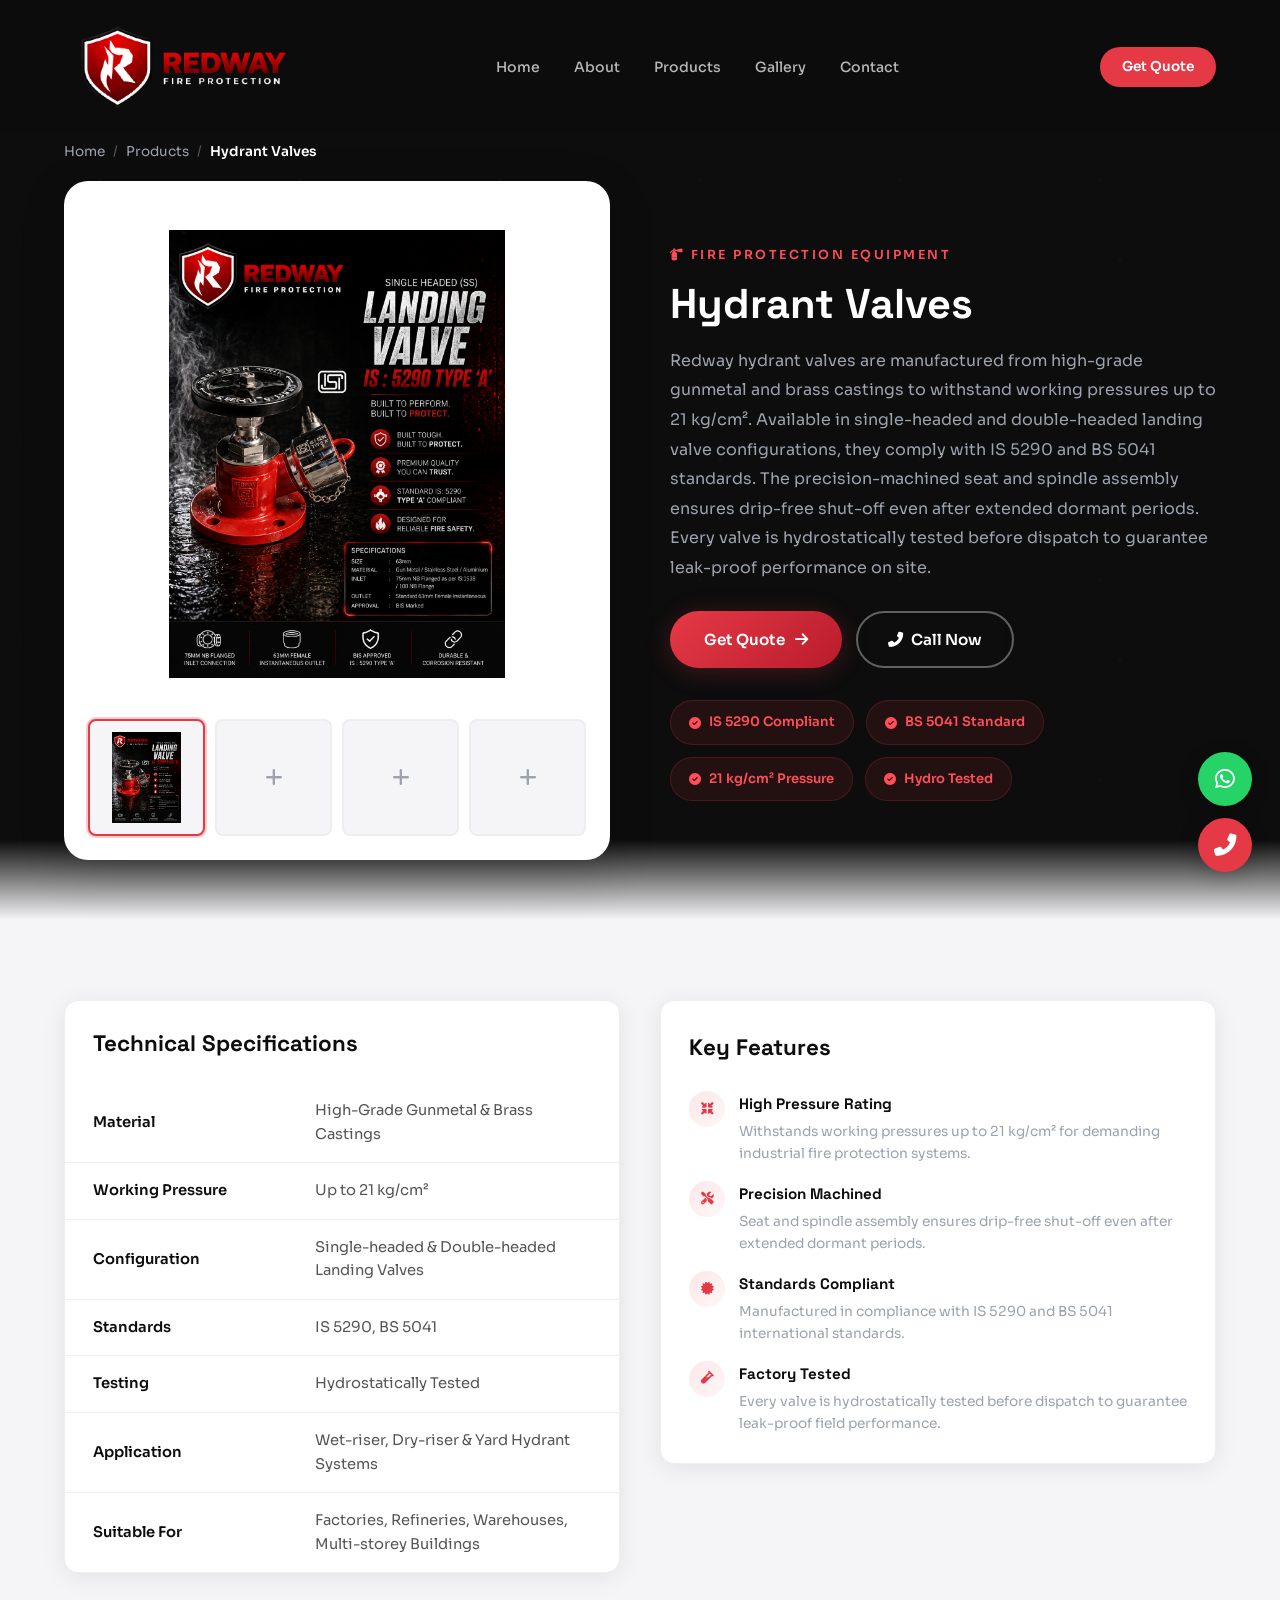
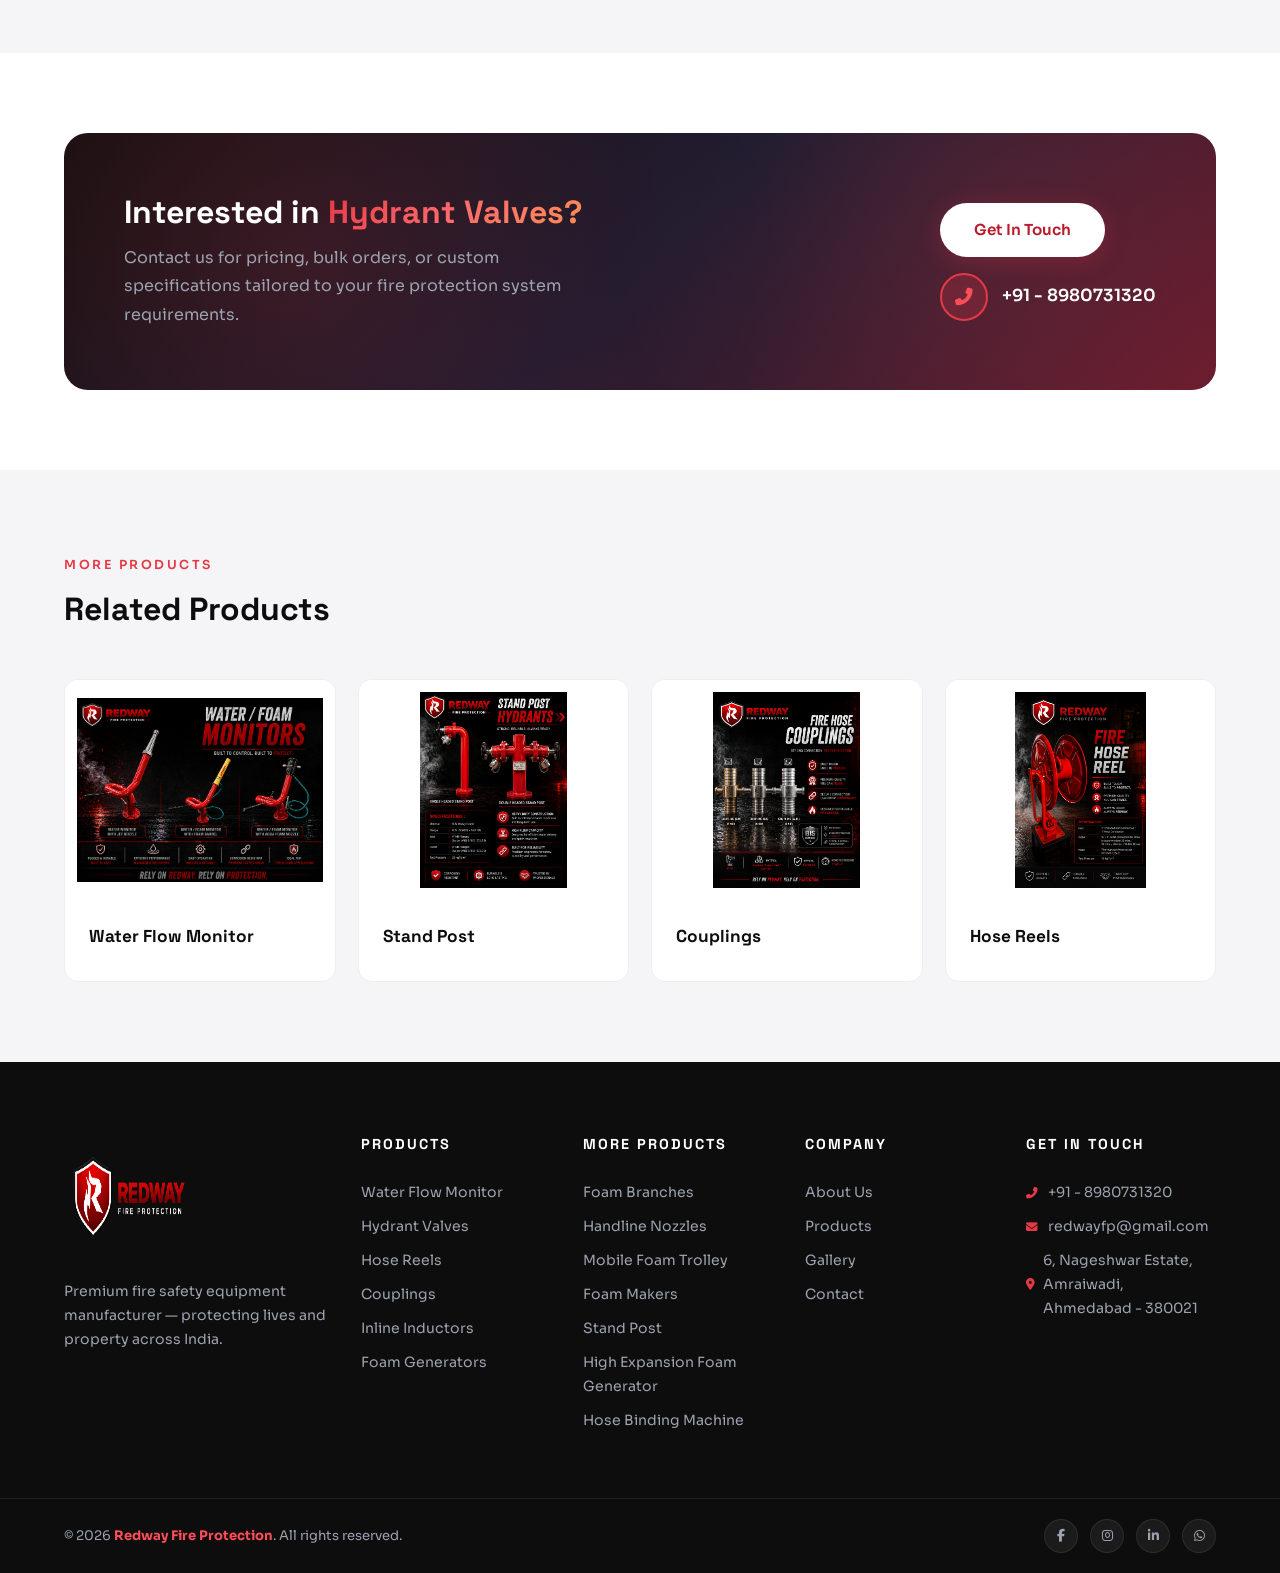
<file: products/hydrant-valve.html>
<!DOCTYPE html>
<html lang="en">

<head>
    <meta charset="UTF-8">
    <meta name="viewport" content="width=device-width, initial-scale=1.0">
    <title>Hydrant Valves – High-Pressure Landing Valve | Redway Fire Protection</title>
    <meta name="description"
        content="High-grade gunmetal and brass hydrant valves for industrial fire hydrant systems. Single and double-headed configurations. IS 5290 & BS 5041 compliant. Manufacturer in Ahmedabad.">
    <meta name="author" content="Redway Fire Protection">
    <meta name="theme-color" content="#E63946">
    <link rel="canonical" href="https://redwayfp.com/products/hydrant-valve.html">
    <link rel="icon" href="../images/logo.png" type="image/png">

    <meta property="og:type" content="product">
    <meta property="og:site_name" content="Redway Fire Protection">
    <meta property="og:title" content="Hydrant Valves – High-Pressure Landing Valve | Redway Fire Protection">
    <meta property="og:description" content="High-grade gunmetal and brass hydrant valves for industrial fire hydrant systems. Single and double-headed configurations.">
    <meta property="og:url" content="https://redwayfp.com/products/hydrant-valve.html">
    <meta property="og:image" content="https://redwayfp.com/images/product-hydrant-valve.png">

    <link rel="preconnect" href="https://fonts.googleapis.com">
    <link rel="preconnect" href="https://fonts.gstatic.com" crossorigin>
    <link rel="preconnect" href="https://cdnjs.cloudflare.com">
    <link href="https://fonts.googleapis.com/css2?family=Sora:wght@300;400;500;600;700;800&family=Space+Grotesk:wght@400;500;600;700&display=swap" rel="stylesheet">
    <link rel="stylesheet" href="https://cdnjs.cloudflare.com/ajax/libs/font-awesome/6.5.1/css/all.min.css">
    <link rel="stylesheet" href="../style.css">

    <script type="application/ld+json">
    {
        "@context": "https://schema.org",
        "@type": "Product",
        "name": "Hydrant Valves",
        "description": "High-pressure landing and gate valves for industrial fire hydrant systems. Available in single and double-headed configurations.",
        "image": "https://redwayfp.com/images/product-hydrant-valve.png",
        "url": "https://redwayfp.com/products/hydrant-valve.html",
        "brand": {"@type": "Brand", "name": "Redway Fire Protection"},
        "manufacturer": {"@type": "Organization", "name": "Redway Fire Protection"}
    }
    </script>
</head>

<body>

    <!-- NAVBAR -->
    <nav class="navbar" id="navbar">
        <div class="container navbar-inner">
            <a href="../index.html" class="nav-logo">
                <img src="../images/logo.png" alt="Redway Fire Protection — Fire Safety Equipment Manufacturer" width="130" height="130">
            </a>
            <ul class="nav-links" id="nav-links">
                <li><a href="../index.html">Home</a></li>
                <li><a href="../about.html">About</a></li>
                <li><a href="../products.html" class="active">Products</a></li>
                <li><a href="../gallery.html">Gallery</a></li>
                <li><a href="../contact.html">Contact</a></li>
                <li class="nav-cta-mobile"><a href="../contact.html" class="btn-main">Get Quote <i class="fas fa-arrow-right"></i><span class="btn-shine"></span></a></li>
            </ul>
            <a href="../contact.html" class="nav-cta">Get Quote</a>
            <button class="menu-toggle" id="menu-toggle" aria-label="Menu"><span></span><span></span><span></span></button>
        </div>
    </nav>

    <main>
        <!-- PRODUCT HERO -->
        <section class="product-detail-hero">
            <div class="hero-particles"></div>
            <div class="container">
                <div class="breadcrumb">
                    <a href="../index.html">Home</a><span>/</span>
                    <a href="../products.html">Products</a><span>/</span>
                    <span class="current">Hydrant Valves</span>
                </div>
                <div class="product-hero-inner">
                    <div class="product-gallery">
                        <div class="product-gallery-main">
                            <img src="../images/product-hydrant-valve.png" alt="Hydrant Valve – High-Pressure Landing Valve for Fire Hydrant Systems | Redway Fire Protection" width="600" height="600">
                        </div>
                        <div class="product-gallery-thumbs">
                            <div class="gallery-thumb active"><img src="../images/product-hydrant-valve.png" alt="Hydrant Valve - Main View"></div>
                            <div class="gallery-thumb gallery-thumb-placeholder"><i class="fas fa-plus"></i></div>
                            <div class="gallery-thumb gallery-thumb-placeholder"><i class="fas fa-plus"></i></div>
                            <div class="gallery-thumb gallery-thumb-placeholder"><i class="fas fa-plus"></i></div>
                        </div>
                    </div>
                    <div class="product-hero-info">
                        <span class="label-tag"><i class="fas fa-fire-extinguisher"></i> Fire Protection Equipment</span>
                        <h1>Hydrant Valves</h1>
                        <p class="product-desc">Redway hydrant valves are manufactured from high-grade gunmetal and brass castings to withstand working pressures up to 21 kg/cm². Available in single-headed and double-headed landing valve configurations, they comply with IS 5290 and BS 5041 standards. The precision-machined seat and spindle assembly ensures drip-free shut-off even after extended dormant periods. Every valve is hydrostatically tested before dispatch to guarantee leak-proof performance on site.</p>
                        <div class="product-hero-actions">
                            <a href="../contact.html?product=Hydrant+Valves" class="btn-main">Get Quote <i class="fas fa-arrow-right"></i><span class="btn-shine"></span></a>
                            <a href="tel:+918980731320" class="btn-outline"><i class="fas fa-phone-alt"></i> Call Now</a>
                        </div>
                        <div class="product-highlights">
                            <div class="product-highlight-chip"><i class="fas fa-check-circle"></i> IS 5290 Compliant</div>
                            <div class="product-highlight-chip"><i class="fas fa-check-circle"></i> BS 5041 Standard</div>
                            <div class="product-highlight-chip"><i class="fas fa-check-circle"></i> 21 kg/cm² Pressure</div>
                            <div class="product-highlight-chip"><i class="fas fa-check-circle"></i> Hydro Tested</div>
                        </div>
                    </div>
                </div>
            </div>
        </section>

        <!-- SPECS & FEATURES -->
        <section class="product-specs-section">
            <div class="container">
                <div class="specs-grid">
                    <div class="specs-table-wrap" data-reveal>
                        <h2>Technical Specifications</h2>
                        <table class="specs-table">
                            <tr><td>Material</td><td>High-Grade Gunmetal & Brass Castings</td></tr>
                            <tr><td>Working Pressure</td><td>Up to 21 kg/cm²</td></tr>
                            <tr><td>Configuration</td><td>Single-headed & Double-headed Landing Valves</td></tr>
                            <tr><td>Standards</td><td>IS 5290, BS 5041</td></tr>
                            <tr><td>Testing</td><td>Hydrostatically Tested</td></tr>
                            <tr><td>Application</td><td>Wet-riser, Dry-riser & Yard Hydrant Systems</td></tr>
                            <tr><td>Suitable For</td><td>Factories, Refineries, Warehouses, Multi-storey Buildings</td></tr>
                        </table>
                    </div>
                    <div class="features-card" data-reveal data-delay="100">
                        <h2>Key Features</h2>
                        <div class="features-list">
                            <div class="feature-item">
                                <div class="feature-icon"><i class="fas fa-compress-arrows-alt"></i></div>
                                <div class="feature-text">
                                    <h4>High Pressure Rating</h4>
                                    <p>Withstands working pressures up to 21 kg/cm² for demanding industrial fire protection systems.</p>
                                </div>
                            </div>
                            <div class="feature-item">
                                <div class="feature-icon"><i class="fas fa-tools"></i></div>
                                <div class="feature-text">
                                    <h4>Precision Machined</h4>
                                    <p>Seat and spindle assembly ensures drip-free shut-off even after extended dormant periods.</p>
                                </div>
                            </div>
                            <div class="feature-item">
                                <div class="feature-icon"><i class="fas fa-certificate"></i></div>
                                <div class="feature-text">
                                    <h4>Standards Compliant</h4>
                                    <p>Manufactured in compliance with IS 5290 and BS 5041 international standards.</p>
                                </div>
                            </div>
                            <div class="feature-item">
                                <div class="feature-icon"><i class="fas fa-vial"></i></div>
                                <div class="feature-text">
                                    <h4>Factory Tested</h4>
                                    <p>Every valve is hydrostatically tested before dispatch to guarantee leak-proof field performance.</p>
                                </div>
                            </div>
                        </div>
                    </div>
                </div>
            </div>
        </section>

        <!-- QUOTE CTA -->
        <section class="product-quote-cta">
            <div class="container">
                <div class="quote-cta-card" data-reveal>
                    <div class="quote-cta-text">
                        <h2>Interested in <span class="gradient-text">Hydrant Valves?</span></h2>
                        <p>Contact us for pricing, bulk orders, or custom specifications tailored to your fire protection system requirements.</p>
                    </div>
                    <div class="quote-cta-actions">
                        <a href="../contact.html?product=Hydrant+Valves" class="btn-main btn-white">Get In Touch <span class="btn-shine"></span></a>
                        <a href="tel:+918980731320" class="cta-phone"><span class="phone-ring"><i class="fas fa-phone-alt"></i></span><span>+91 - 8980731320</span></a>
                    </div>
                </div>
            </div>
        </section>

        <!-- RELATED PRODUCTS -->
        <section class="related-products">
            <div class="container">
                <div class="section-head" data-reveal>
                    <span class="label-tag">More Products</span>
                    <h2>Related Products</h2>
                </div>
                <div class="related-grid">
                    <a href="water-flow-monitor.html" class="product-tile" data-reveal data-delay="0">
                        <div class="tile-image"><img src="../images/product-water-flow-monitor.png" alt="Water Flow Monitor" loading="lazy" width="600" height="600"></div>
                        <div class="tile-body"><h3>Water Flow Monitor</h3></div>
                    </a>
                    <a href="stand-post.html" class="product-tile" data-reveal data-delay="80">
                        <div class="tile-image"><img src="../images/product-stand-post.png" alt="Stand Post" loading="lazy" width="600" height="600"></div>
                        <div class="tile-body"><h3>Stand Post</h3></div>
                    </a>
                    <a href="couplings.html" class="product-tile" data-reveal data-delay="160">
                        <div class="tile-image"><img src="../images/product-couplings.png" alt="Couplings" loading="lazy" width="600" height="600"></div>
                        <div class="tile-body"><h3>Couplings</h3></div>
                    </a>
                    <a href="hose-reel.html" class="product-tile" data-reveal data-delay="240">
                        <div class="tile-image"><img src="../images/product-hose-reel.png" alt="Hose Reels" loading="lazy" width="600" height="600"></div>
                        <div class="tile-body"><h3>Hose Reels</h3></div>
                    </a>
                </div>
            </div>
        </section>

        <!-- FOOTER -->
        <footer class="footer">
            <div class="container footer-inner">
                <div class="footer-brand">
                    <a href="../index.html" class="footer-logo-link"><img src="../images/logo.png" alt="Redway Fire Protection Logo" width="130" height="130"></a>
                    <p>Premium fire safety equipment manufacturer — protecting lives and property across India.</p>
                </div>
                <div class="footer-links-col">
                    <h4>Products</h4>
                    <a href="water-flow-monitor.html">Water Flow Monitor</a>
                    <a href="hydrant-valve.html">Hydrant Valves</a>
                    <a href="hose-reel.html">Hose Reels</a>
                    <a href="couplings.html">Couplings</a>
                    <a href="inline-inductors.html">Inline Inductors</a>
                    <a href="foam-generators.html">Foam Generators</a>
                </div>
                <div class="footer-links-col">
                    <h4>More Products</h4>
                    <a href="foam-branches.html">Foam Branches</a>
                    <a href="handline-nozzles.html">Handline Nozzles</a>
                    <a href="foam-trolley.html">Mobile Foam Trolley</a>
                    <a href="foam-makers.html">Foam Makers</a>
                    <a href="stand-post.html">Stand Post</a>
                    <a href="high-expansion-foam-generator.html">High Expansion Foam Generator</a>
                    <a href="hose-binding-machine.html">Hose Binding Machine</a>
                </div>
                <div class="footer-links-col">
                    <h4>Company</h4>
                    <a href="../about.html">About Us</a>
                    <a href="../products.html">Products</a>
                    <a href="../gallery.html">Gallery</a>
                    <a href="../contact.html">Contact</a>
                </div>
                <div class="footer-links-col">
                    <h4>Get In Touch</h4>
                    <a href="tel:+918980731320"><i class="fas fa-phone-alt"></i> +91 - 8980731320</a>
                    <a href="mailto:redwayfp@gmail.com"><i class="fas fa-envelope"></i> redwayfp@gmail.com</a>
                    <a href="https://maps.google.com/?q=6,+Nageshwar+Estate,+opp.+Javahar+Nagar,+Amraiwadi,+Ahmedabad,+Gujarat+380021" target="_blank" rel="noopener noreferrer"><i class="fas fa-map-marker-alt"></i> 6, Nageshwar Estate, Amraiwadi, Ahmedabad - 380021</a>
                </div>
            </div>
            <div class="footer-bottom">
                <div class="container footer-bottom-inner">
                    <p>&copy; 2026 <strong>Redway Fire Protection</strong>. All rights reserved.</p>
                    <div class="footer-social">
                        <a href="#"><i class="fab fa-facebook-f"></i></a>
                        <a href="#"><i class="fab fa-instagram"></i></a>
                        <a href="#"><i class="fab fa-linkedin-in"></i></a>
                        <a href="#"><i class="fab fa-whatsapp"></i></a>
                    </div>
                </div>
            </div>
        </footer>
    </main>

    <div class="floating-btns">
        <a href="https://wa.me/918980731320" class="float-wa" target="_blank" rel="noopener noreferrer"><i class="fab fa-whatsapp"></i></a>
        <a href="tel:+918980731320" class="float-call"><i class="fas fa-phone-alt"></i></a>
    </div>
    <button class="scroll-top" id="scroll-top"><i class="fas fa-arrow-up"></i></button>
    <script src="../script.js"></script>
</body>

</html>
</file>
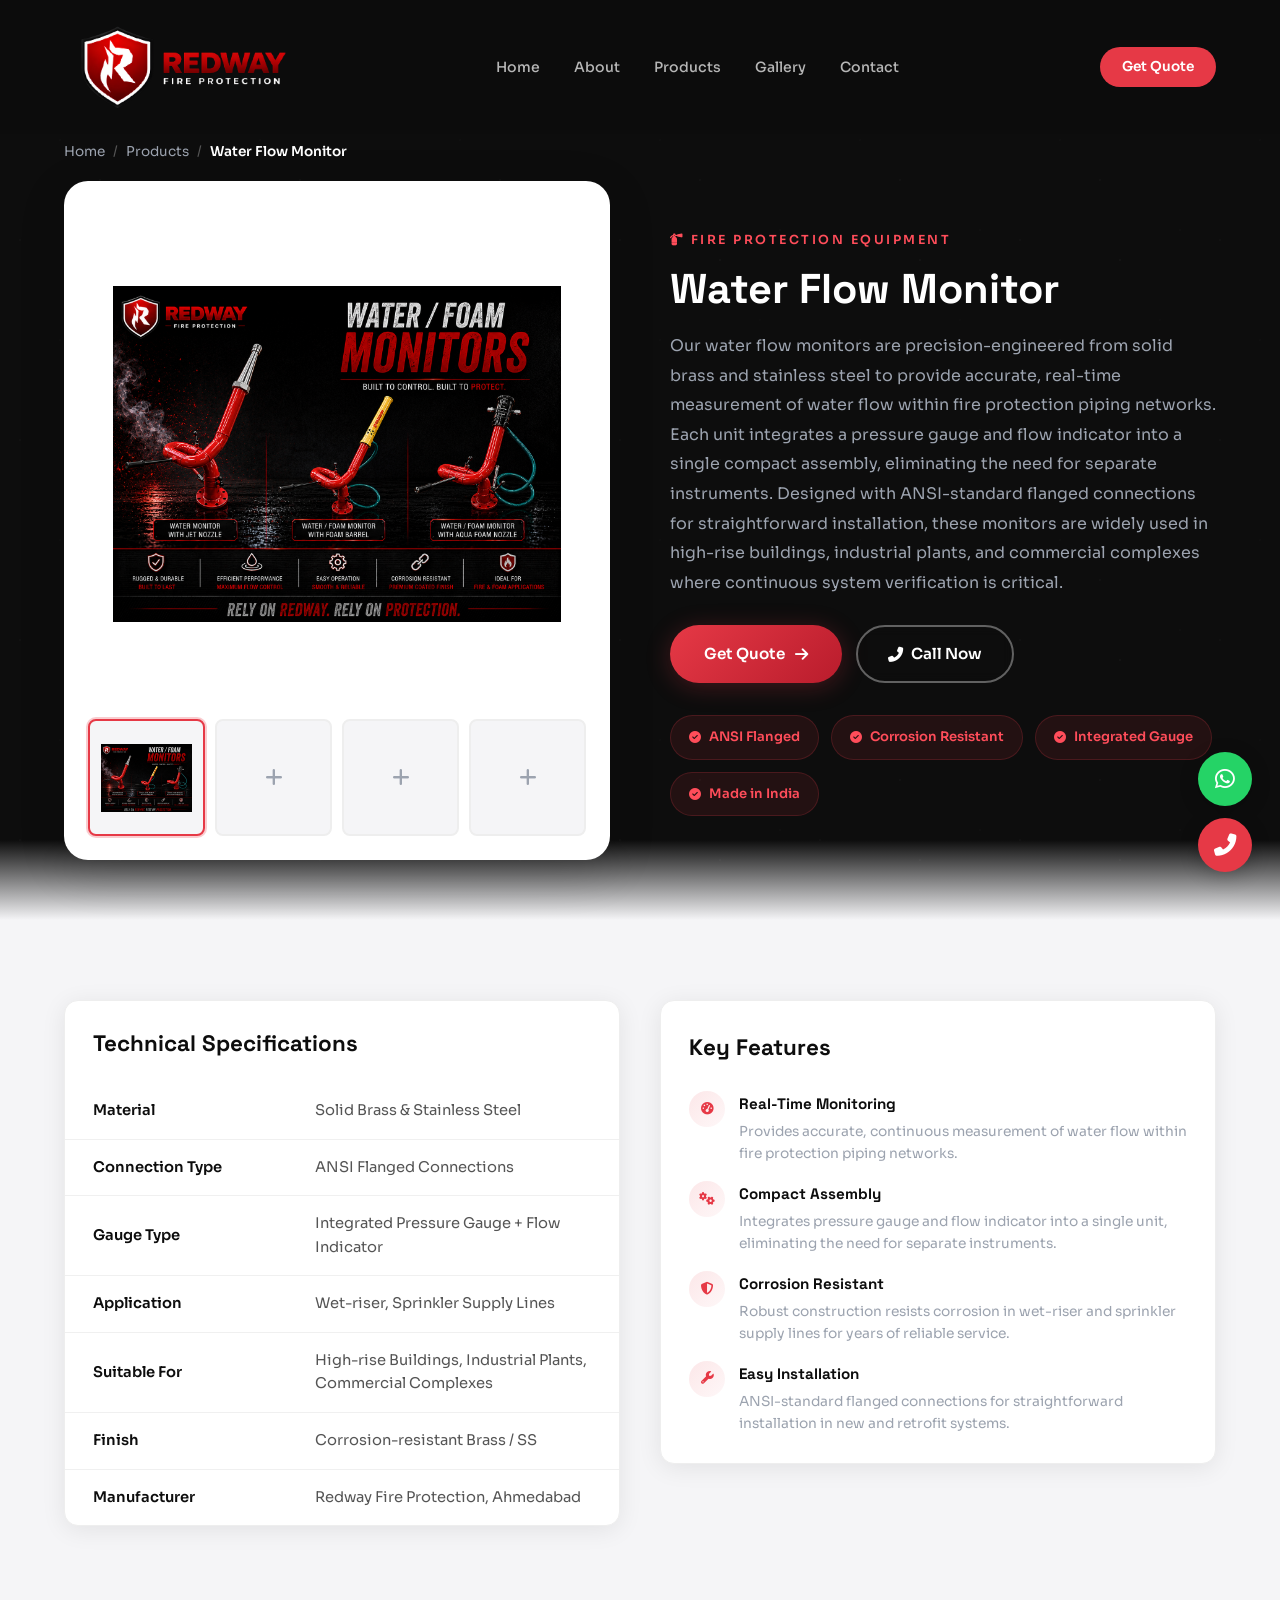
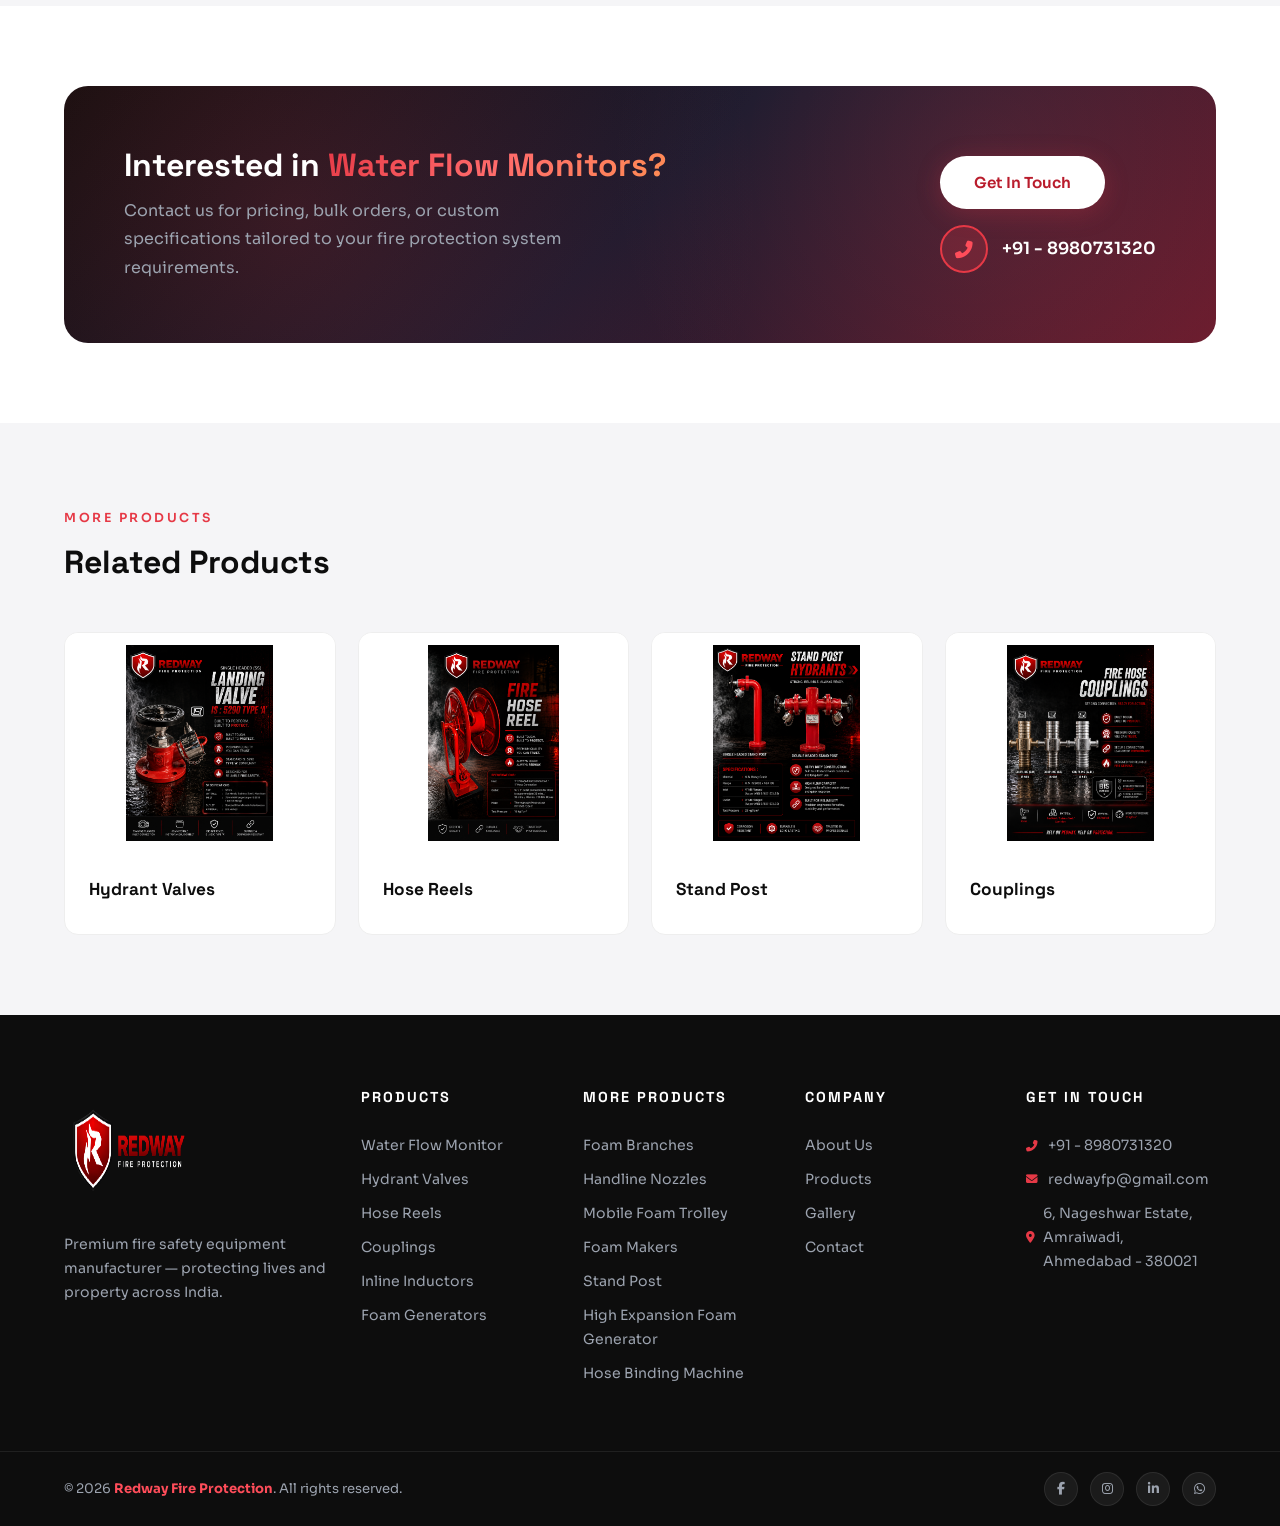
<file: products/water-flow-monitor.html>
<!DOCTYPE html>
<html lang="en">

<head>
    <meta charset="UTF-8">
    <meta name="viewport" content="width=device-width, initial-scale=1.0">
    <title>Water Flow Monitor – Brass Flow Indicator | Redway Fire Protection</title>
    <meta name="description"
        content="Precision brass and stainless steel water flow monitors with integrated pressure gauges for real-time fire protection system monitoring. ANSI flanged connections. Manufactured by Redway Fire Protection, Ahmedabad.">
    <meta name="keywords"
        content="water flow monitor, fire protection flow indicator, brass flow monitor, pressure gauge fire system, ANSI flanged flow monitor, Redway Fire Protection">
    <meta name="author" content="Redway Fire Protection">
    <meta name="theme-color" content="#E63946">
    <link rel="canonical" href="https://redwayfp.com/products/water-flow-monitor.html">
    <link rel="icon" href="../images/logo.png" type="image/png">

    <meta property="og:type" content="product">
    <meta property="og:site_name" content="Redway Fire Protection">
    <meta property="og:title" content="Water Flow Monitor – Brass Flow Indicator | Redway Fire Protection">
    <meta property="og:description"
        content="Precision brass and stainless steel water flow monitors with integrated pressure gauges for real-time fire protection system monitoring.">
    <meta property="og:url" content="https://redwayfp.com/products/water-flow-monitor.html">
    <meta property="og:image" content="https://redwayfp.com/images/product-water-flow-monitor.png">

    <link rel="preconnect" href="https://fonts.googleapis.com">
    <link rel="preconnect" href="https://fonts.gstatic.com" crossorigin>
    <link rel="preconnect" href="https://cdnjs.cloudflare.com">
    <link
        href="https://fonts.googleapis.com/css2?family=Sora:wght@300;400;500;600;700;800&family=Space+Grotesk:wght@400;500;600;700&display=swap"
        rel="stylesheet">
    <link rel="stylesheet" href="https://cdnjs.cloudflare.com/ajax/libs/font-awesome/6.5.1/css/all.min.css">
    <link rel="stylesheet" href="../style.css">

    <script type="application/ld+json">
    {
        "@context": "https://schema.org",
        "@type": "Product",
        "name": "Water Flow Monitor",
        "description": "Precision brass and stainless steel flow indicators with integrated pressure gauges for real-time fire protection system monitoring. ANSI flanged connections.",
        "image": "https://redwayfp.com/images/product-water-flow-monitor.png",
        "url": "https://redwayfp.com/products/water-flow-monitor.html",
        "brand": {"@type": "Brand", "name": "Redway Fire Protection"},
        "manufacturer": {"@type": "Organization", "name": "Redway Fire Protection"}
    }
    </script>
</head>

<body>

    <!-- NAVBAR -->
    <nav class="navbar" id="navbar">
        <div class="container navbar-inner">
            <a href="../index.html" class="nav-logo">
                <img src="../images/logo.png" alt="Redway Fire Protection — Fire Safety Equipment Manufacturer"
                    width="130" height="130">
            </a>
            <ul class="nav-links" id="nav-links">
                <li><a href="../index.html">Home</a></li>
                <li><a href="../about.html">About</a></li>
                <li><a href="../products.html" class="active">Products</a></li>
                <li><a href="../gallery.html">Gallery</a></li>
                <li><a href="../contact.html">Contact</a></li>
                <li class="nav-cta-mobile"><a href="../contact.html" class="btn-main">Get Quote <i
                            class="fas fa-arrow-right"></i><span class="btn-shine"></span></a></li>
            </ul>
            <a href="../contact.html" class="nav-cta">Get Quote</a>
            <button class="menu-toggle" id="menu-toggle"
                aria-label="Menu"><span></span><span></span><span></span></button>
        </div>
    </nav>

    <main>
        <!-- PRODUCT HERO -->
        <section class="product-detail-hero">
            <div class="hero-particles"></div>
            <div class="container">
                <div class="breadcrumb">
                    <a href="../index.html">Home</a>
                    <span>/</span>
                    <a href="../products.html">Products</a>
                    <span>/</span>
                    <span class="current">Water Flow Monitor</span>
                </div>
                <div class="product-hero-inner">
                    <div class="product-gallery">
                        <div class="product-gallery-main">
                            <img src="../images/product-water-flow-monitor.png"
                                alt="Water Flow Monitor – Brass Flow Indicator with Pressure Gauge | Redway Fire Protection"
                                width="600" height="600">
                        </div>
                        <div class="product-gallery-thumbs">
                            <div class="gallery-thumb active">
                                <img src="../images/product-water-flow-monitor.png" alt="Water Flow Monitor - Main View">
                            </div>
                            <div class="gallery-thumb gallery-thumb-placeholder">
                                <i class="fas fa-plus"></i>
                            </div>
                            <div class="gallery-thumb gallery-thumb-placeholder">
                                <i class="fas fa-plus"></i>
                            </div>
                            <div class="gallery-thumb gallery-thumb-placeholder">
                                <i class="fas fa-plus"></i>
                            </div>
                        </div>
                    </div>
                    <div class="product-hero-info">
                        <span class="label-tag"><i class="fas fa-fire-extinguisher"></i> Fire Protection Equipment</span>
                        <h1>Water Flow Monitor</h1>
                        <p class="product-desc">Our water flow monitors are precision-engineered from solid brass and stainless steel to provide accurate, real-time measurement of water flow within fire protection piping networks. Each unit integrates a pressure gauge and flow indicator into a single compact assembly, eliminating the need for separate instruments. Designed with ANSI-standard flanged connections for straightforward installation, these monitors are widely used in high-rise buildings, industrial plants, and commercial complexes where continuous system verification is critical.</p>
                        <div class="product-hero-actions">
                            <a href="../contact.html?product=Water+Flow+Monitor" class="btn-main">Get Quote <i class="fas fa-arrow-right"></i><span class="btn-shine"></span></a>
                            <a href="tel:+918980731320" class="btn-outline"><i class="fas fa-phone-alt"></i> Call Now</a>
                        </div>
                        <div class="product-highlights">
                            <div class="product-highlight-chip"><i class="fas fa-check-circle"></i> ANSI Flanged</div>
                            <div class="product-highlight-chip"><i class="fas fa-check-circle"></i> Corrosion Resistant</div>
                            <div class="product-highlight-chip"><i class="fas fa-check-circle"></i> Integrated Gauge</div>
                            <div class="product-highlight-chip"><i class="fas fa-check-circle"></i> Made in India</div>
                        </div>
                    </div>
                </div>
            </div>
        </section>

        <!-- SPECS & FEATURES -->
        <section class="product-specs-section">
            <div class="container">
                <div class="specs-grid">
                    <div class="specs-table-wrap" data-reveal>
                        <h2>Technical Specifications</h2>
                        <table class="specs-table">
                            <tr>
                                <td>Material</td>
                                <td>Solid Brass & Stainless Steel</td>
                            </tr>
                            <tr>
                                <td>Connection Type</td>
                                <td>ANSI Flanged Connections</td>
                            </tr>
                            <tr>
                                <td>Gauge Type</td>
                                <td>Integrated Pressure Gauge + Flow Indicator</td>
                            </tr>
                            <tr>
                                <td>Application</td>
                                <td>Wet-riser, Sprinkler Supply Lines</td>
                            </tr>
                            <tr>
                                <td>Suitable For</td>
                                <td>High-rise Buildings, Industrial Plants, Commercial Complexes</td>
                            </tr>
                            <tr>
                                <td>Finish</td>
                                <td>Corrosion-resistant Brass / SS</td>
                            </tr>
                            <tr>
                                <td>Manufacturer</td>
                                <td>Redway Fire Protection, Ahmedabad</td>
                            </tr>
                        </table>
                    </div>
                    <div class="features-card" data-reveal data-delay="100">
                        <h2>Key Features</h2>
                        <div class="features-list">
                            <div class="feature-item">
                                <div class="feature-icon"><i class="fas fa-tachometer-alt"></i></div>
                                <div class="feature-text">
                                    <h4>Real-Time Monitoring</h4>
                                    <p>Provides accurate, continuous measurement of water flow within fire protection piping networks.</p>
                                </div>
                            </div>
                            <div class="feature-item">
                                <div class="feature-icon"><i class="fas fa-cogs"></i></div>
                                <div class="feature-text">
                                    <h4>Compact Assembly</h4>
                                    <p>Integrates pressure gauge and flow indicator into a single unit, eliminating the need for separate instruments.</p>
                                </div>
                            </div>
                            <div class="feature-item">
                                <div class="feature-icon"><i class="fas fa-shield-alt"></i></div>
                                <div class="feature-text">
                                    <h4>Corrosion Resistant</h4>
                                    <p>Robust construction resists corrosion in wet-riser and sprinkler supply lines for years of reliable service.</p>
                                </div>
                            </div>
                            <div class="feature-item">
                                <div class="feature-icon"><i class="fas fa-wrench"></i></div>
                                <div class="feature-text">
                                    <h4>Easy Installation</h4>
                                    <p>ANSI-standard flanged connections for straightforward installation in new and retrofit systems.</p>
                                </div>
                            </div>
                        </div>
                    </div>
                </div>
            </div>
        </section>

        <!-- QUOTE CTA -->
        <section class="product-quote-cta">
            <div class="container">
                <div class="quote-cta-card" data-reveal>
                    <div class="quote-cta-text">
                        <h2>Interested in <span class="gradient-text">Water Flow Monitors?</span></h2>
                        <p>Contact us for pricing, bulk orders, or custom specifications tailored to your fire protection system requirements.</p>
                    </div>
                    <div class="quote-cta-actions">
                        <a href="../contact.html?product=Water+Flow+Monitor" class="btn-main btn-white">Get In Touch <span class="btn-shine"></span></a>
                        <a href="tel:+918980731320" class="cta-phone"><span class="phone-ring"><i class="fas fa-phone-alt"></i></span><span>+91 - 8980731320</span></a>
                    </div>
                </div>
            </div>
        </section>

        <!-- RELATED PRODUCTS -->
        <section class="related-products">
            <div class="container">
                <div class="section-head" data-reveal>
                    <span class="label-tag">More Products</span>
                    <h2>Related Products</h2>
                </div>
                <div class="related-grid">
                    <a href="hydrant-valve.html" class="product-tile" data-reveal data-delay="0">
                        <div class="tile-image"><img src="../images/product-hydrant-valve.png" alt="Hydrant Valves" loading="lazy" width="600" height="600"></div>
                        <div class="tile-body"><h3>Hydrant Valves</h3></div>
                    </a>
                    <a href="hose-reel.html" class="product-tile" data-reveal data-delay="80">
                        <div class="tile-image"><img src="../images/product-hose-reel.png" alt="Hose Reels" loading="lazy" width="600" height="600"></div>
                        <div class="tile-body"><h3>Hose Reels</h3></div>
                    </a>
                    <a href="stand-post.html" class="product-tile" data-reveal data-delay="160">
                        <div class="tile-image"><img src="../images/product-stand-post.png" alt="Stand Post" loading="lazy" width="600" height="600"></div>
                        <div class="tile-body"><h3>Stand Post</h3></div>
                    </a>
                    <a href="couplings.html" class="product-tile" data-reveal data-delay="240">
                        <div class="tile-image"><img src="../images/product-couplings.png" alt="Couplings" loading="lazy" width="600" height="600"></div>
                        <div class="tile-body"><h3>Couplings</h3></div>
                    </a>
                </div>
            </div>
        </section>

        <!-- FOOTER -->
        <footer class="footer">
            <div class="container footer-inner">
                <div class="footer-brand">
                    <a href="../index.html" class="footer-logo-link"><img src="../images/logo.png"
                            alt="Redway Fire Protection Logo" width="130" height="130"></a>
                    <p>Premium fire safety equipment manufacturer — protecting lives and property across India.</p>
                </div>
                <div class="footer-links-col">
                    <h4>Products</h4>
                    <a href="water-flow-monitor.html">Water Flow Monitor</a>
                    <a href="hydrant-valve.html">Hydrant Valves</a>
                    <a href="hose-reel.html">Hose Reels</a>
                    <a href="couplings.html">Couplings</a>
                    <a href="inline-inductors.html">Inline Inductors</a>
                    <a href="foam-generators.html">Foam Generators</a>
                </div>
                <div class="footer-links-col">
                    <h4>More Products</h4>
                    <a href="foam-branches.html">Foam Branches</a>
                    <a href="handline-nozzles.html">Handline Nozzles</a>
                    <a href="foam-trolley.html">Mobile Foam Trolley</a>
                    <a href="foam-makers.html">Foam Makers</a>
                    <a href="stand-post.html">Stand Post</a>
                    <a href="high-expansion-foam-generator.html">High Expansion Foam Generator</a>
                    <a href="hose-binding-machine.html">Hose Binding Machine</a>
                </div>
                <div class="footer-links-col">
                    <h4>Company</h4>
                    <a href="../about.html">About Us</a>
                    <a href="../products.html">Products</a>
                    <a href="../gallery.html">Gallery</a>
                    <a href="../contact.html">Contact</a>
                </div>
                <div class="footer-links-col">
                    <h4>Get In Touch</h4>
                    <a href="tel:+918980731320"><i class="fas fa-phone-alt"></i> +91 - 8980731320</a>
                    <a href="mailto:redwayfp@gmail.com"><i class="fas fa-envelope"></i> redwayfp@gmail.com</a>
                    <a href="https://maps.google.com/?q=6,+Nageshwar+Estate,+opp.+Javahar+Nagar,+Amraiwadi,+Ahmedabad,+Gujarat+380021"
                        target="_blank" rel="noopener noreferrer"><i class="fas fa-map-marker-alt"></i> 6, Nageshwar
                        Estate, Amraiwadi, Ahmedabad - 380021</a>
                </div>
            </div>
            <div class="footer-bottom">
                <div class="container footer-bottom-inner">
                    <p>&copy; 2026 <strong>Redway Fire Protection</strong>. All rights reserved.</p>
                    <div class="footer-social">
                        <a href="#"><i class="fab fa-facebook-f"></i></a>
                        <a href="#"><i class="fab fa-instagram"></i></a>
                        <a href="#"><i class="fab fa-linkedin-in"></i></a>
                        <a href="#"><i class="fab fa-whatsapp"></i></a>
                    </div>
                </div>
            </div>
        </footer>
    </main>

    <div class="floating-btns">
        <a href="https://wa.me/918980731320" class="float-wa" target="_blank" rel="noopener noreferrer"><i
                class="fab fa-whatsapp"></i></a>
        <a href="tel:+918980731320" class="float-call"><i class="fas fa-phone-alt"></i></a>
    </div>
    <button class="scroll-top" id="scroll-top"><i class="fas fa-arrow-up"></i></button>
    <script src="../script.js"></script>
</body>

</html>
</file>
<file: style.css>
/* =============================================
   REDWAY FIRE PROTECTION — MODERN REDESIGN v2
   ============================================= */

/* ---------- Variables ---------- */
:root {
  --crimson: #E63946;
  --crimson-dark: #B91C2C;
  --crimson-light: #FF4D5A;
  --crimson-glow: rgba(230, 57, 70, .25);
  --ink: #0D0D0D;
  --ink-soft: #1A1A2E;
  --ink-card: #141425;
  --slate: #2D2D44;
  --glass: rgba(255, 255, 255, .06);
  --glass-border: rgba(255, 255, 255, .1);
  --glass-strong: rgba(255, 255, 255, .12);
  --white: #ffffff;
  --off-white: #F5F5F7;
  --muted: #9CA3AF;
  --muted-light: #D1D5DB;
  --body-bg: #FAFAFA;
  --radius: 14px;
  --radius-sm: 8px;
  --radius-xl: 24px;
  --radius-pill: 100px;
  --ease: cubic-bezier(.4, 0, .2, 1);
  --ease-out: cubic-bezier(0, .55, .45, 1);
  --shadow-card: 0 4px 24px rgba(0, 0, 0, .08);
  --shadow-elevated: 0 12px 48px rgba(0, 0, 0, .14);
  --font: 'Sora', sans-serif;
  --font-head: 'Space Grotesk', sans-serif;
}

/* ---------- Reset ---------- */
*,
*::before,
*::after {
  margin: 0;
  padding: 0;
  box-sizing: border-box;
}

html {
  scroll-behavior: smooth;
  font-size: 16px;
  overflow-x: hidden;
  -webkit-text-size-adjust: 100%;
}

body {
  font-family: var(--font);
  color: #444;
  background: var(--body-bg);
  line-height: 1.7;
  overflow-x: hidden;
  -webkit-tap-highlight-color: transparent;
}

a {
  text-decoration: none;
  color: inherit;
  transition: .3s var(--ease);
}

ul {
  list-style: none;
}

img {
  max-width: 100%;
  height: auto;
  display: block;
}

.container {
  max-width: 1200px;
  margin: 0 auto;
  padding: 0 24px;
}

/* ---------- Mobile Body Lock ---------- */
body.menu-open {
  overflow: hidden;
}

/* ---------- Nav Overlay ---------- */
.nav-overlay {
  display: none;
  position: fixed;
  inset: 0;
  z-index: 9998;
  background: rgba(0, 0, 0, .6);
  opacity: 0;
  transition: opacity .35s var(--ease);
}

.nav-overlay.active {
  display: block;
  opacity: 1;
}


/* ---------- Gradient Text ---------- */
.gradient-text {
  background: linear-gradient(135deg, var(--crimson), #FF6B6B, #FF8E53);
  -webkit-background-clip: text;
  -webkit-text-fill-color: transparent;
  background-clip: text;
}

/* ---------- Label Tag ---------- */
.label-tag {
  display: inline-flex;
  align-items: center;
  gap: 6px;
  font-size: .78rem;
  font-weight: 600;
  text-transform: uppercase;
  letter-spacing: 2.5px;
  color: var(--crimson);
  margin-bottom: 14px;
}

/* ---------- Buttons ---------- */
.btn-main {
  position: relative;
  display: inline-flex;
  align-items: center;
  gap: 10px;
  padding: 14px 34px;
  border: none;
  border-radius: var(--radius-pill);
  font-family: var(--font);
  font-weight: 600;
  font-size: .95rem;
  background: linear-gradient(135deg, var(--crimson), var(--crimson-dark));
  color: var(--white);
  cursor: pointer;
  overflow: hidden;
  transition: .35s var(--ease);
  box-shadow: 0 4px 24px var(--crimson-glow);
}

.btn-main:hover {
  transform: translateY(-2px);
  box-shadow: 0 8px 32px rgba(230, 57, 70, .4);
}

.btn-shine {
  position: absolute;
  top: 0;
  left: -100%;
  width: 60%;
  height: 100%;
  background: linear-gradient(90deg, transparent, rgba(255, 255, 255, .25), transparent);
  transform: skewX(-20deg);
  transition: .6s;
}

.btn-main:hover .btn-shine {
  left: 120%;
}

.btn-outline {
  display: inline-flex;
  align-items: center;
  gap: 8px;
  padding: 14px 30px;
  border-radius: var(--radius-pill);
  border: 2px solid rgba(255, 255, 255, .35);
  color: var(--white);
  font-weight: 600;
  font-size: .95rem;
  backdrop-filter: blur(6px);
  transition: .35s var(--ease);
}

.btn-outline:hover {
  border-color: var(--crimson);
  background: rgba(230, 57, 70, .15);
}

.btn-white {
  background: var(--white);
  color: var(--crimson-dark);
}

.btn-white:hover {
  background: var(--off-white);
  box-shadow: 0 8px 32px rgba(0, 0, 0, .12);
}

.link-arrow {
  display: inline-flex;
  align-items: center;
  gap: 8px;
  color: var(--crimson);
  font-weight: 600;
  font-size: .92rem;
  margin-top: 20px;
}

.link-arrow:hover {
  gap: 14px;
}

.link-arrow i {
  transition: transform .3s var(--ease);
}

.link-arrow:hover i {
  transform: translateX(4px);
}

/* ---------- Mobile Nav CTA ---------- */
.nav-cta-mobile {
  display: none;
}

@media(max-width:1024px) {
  .nav-cta-mobile {
    display: block;
    margin-top: 16px;
    padding-top: 16px;
    border-top: 1px solid rgba(255, 255, 255, .1);
  }

  .nav-cta-mobile .btn-main {
    width: 100%;
    justify-content: center;
    padding: 14px 24px;
    font-size: 1rem;
  }
}

/* =========== NAVBAR =========== */
.navbar {
  position: fixed;
  top: 0;
  left: 0;
  width: 100%;
  z-index: 9999;
  padding: 2px 0;
  background: rgba(13, 13, 13, .95);
  backdrop-filter: blur(18px) saturate(1.6);
  transition: padding .4s var(--ease), box-shadow .4s var(--ease);
}

.navbar.scrolled {
  padding: 0;
  box-shadow: 0 2px 40px rgba(0, 0, 0, .25);
  border-bottom: 1px solid rgba(255, 255, 255, .06);
}

.navbar-inner {
  position: relative;
  display: flex;
  flex-direction: row;
  align-items: center;
  justify-content: space-between;
}

.nav-logo {
  display: flex;
  align-items: center;
  transition: all .4s var(--ease);
}

.nav-logo img {
  height: 130px;
  width: auto;
  transition: height .4s var(--ease);
}

.navbar.scrolled .nav-logo img {
  height: 90px;
}

.nav-links {
  display: flex;
  align-items: center;
  gap: 2px;
}

.nav-links a {
  padding: 8px 16px;
  border-radius: var(--radius-pill);
  font-weight: 500;
  font-size: .88rem;
  color: rgba(255, 255, 255, .7);
  transition: .3s var(--ease);
}

.nav-links a:hover,
.nav-links a.active {
  color: var(--white);
  background: rgba(255, 255, 255, .1);
}

.nav-cta {
  padding: 8px 22px;
  border-radius: var(--radius-pill);
  background: var(--crimson);
  color: var(--white);
  font-weight: 600;
  font-size: .85rem;
  transition: .3s var(--ease);
  margin-left: 8px;
}

.nav-cta:hover {
  background: var(--crimson-dark);
  transform: scale(1.05);
}

/* Dropdown */
.has-dropdown {
  position: relative;
}

.has-dropdown>a i {
  font-size: .65rem;
  margin-left: 3px;
  transition: .3s;
}

.has-dropdown:hover>a i {
  transform: rotate(180deg);
}

.dropdown-panel {
  position: absolute;
  top: 100%;
  left: 50%;
  transform: translateX(-50%) translateY(8px);
  min-width: 680px;
  background: var(--ink-card);
  border: 1px solid var(--glass-border);
  border-radius: var(--radius);
  padding: 12px;
  opacity: 0;
  visibility: hidden;
  pointer-events: none;
  transition: .35s var(--ease);
  box-shadow: var(--shadow-elevated);
  display: grid;
  grid-template-columns: repeat(3, 1fr);
  gap: 2px;
  max-height: 80vh;
  overflow-y: auto;
}

/* Invisible bridge to maintain hover when moving cursor from trigger to panel */
.dropdown-panel::before {
  content: '';
  position: absolute;
  top: -15px;
  left: 0;
  width: 100%;
  height: 15px;
}

.has-dropdown:hover .dropdown-panel {
  opacity: 1;
  visibility: visible;
  pointer-events: auto;
  transform: translateX(-50%) translateY(0);
}

.dropdown-panel a {
  display: flex;
  align-items: center;
  gap: 10px;
  padding: 9px 14px;
  border-radius: var(--radius-sm);
  color: var(--muted-light);
  font-size: .82rem;
  font-weight: 500;
  transition: .25s;
  white-space: nowrap;
}

.dropdown-panel a:hover {
  background: var(--crimson);
  color: var(--white);
}

.dropdown-panel a i {
  width: 16px;
  text-align: center;
  font-size: .75rem;
  flex-shrink: 0;
}

/* Mobile Menu */
.menu-toggle {
  display: none;
  background: none;
  border: none;
  cursor: pointer;
  padding: 6px;
  z-index: 10001;
}

.menu-toggle span {
  display: block;
  width: 26px;
  height: 2.5px;
  background: var(--white);
  margin: 5px 0;
  border-radius: 4px;
  transition: .35s var(--ease);
}

.menu-toggle.active span:nth-child(1) {
  transform: rotate(45deg) translate(5px, 5.5px);
}

.menu-toggle.active span:nth-child(2) {
  opacity: 0;
}

.menu-toggle.active span:nth-child(3) {
  transform: rotate(-45deg) translate(5px, -5.5px);
}

/* =========== HERO =========== */
.hero {
  position: relative;
  min-height: 100vh;
  display: flex;
  align-items: center;
  background: var(--ink);
  overflow: hidden;
}

.hero-bg {
  position: absolute;
  inset: 0;
  z-index: 0;
}

.hero-img {
  position: absolute;
  inset: 0;
  width: 100%;
  height: 100%;
  object-fit: cover;
  opacity: 0;
  transition: opacity 1.2s ease;
}

.hero-img.active {
  opacity: 1;
}

.hero-overlay {
  position: absolute;
  inset: 0;
  z-index: 1;
  background: linear-gradient(135deg, rgba(13, 13, 13, .92) 0%, rgba(13, 13, 13, .6) 50%, rgba(230, 57, 70, .15) 100%);
}

.hero-particles {
  position: absolute;
  inset: 0;
  z-index: 1;
  background-image:
    radial-gradient(1px 1px at 10% 20%, rgba(255, 255, 255, .15), transparent),
    radial-gradient(1px 1px at 30% 70%, rgba(255, 255, 255, .1), transparent),
    radial-gradient(1.5px 1.5px at 60% 30%, rgba(255, 255, 255, .12), transparent),
    radial-gradient(1px 1px at 80% 60%, rgba(255, 255, 255, .08), transparent),
    radial-gradient(1.5px 1.5px at 50% 90%, rgba(255, 255, 255, .1), transparent),
    radial-gradient(1px 1px at 90% 15%, rgba(255, 255, 255, .12), transparent);
  background-size: 200px 200px;
  animation: twinkle 8s ease-in-out infinite alternate;
}

@keyframes twinkle {
  0% {
    opacity: .6;
  }

  100% {
    opacity: 1;
  }
}

.hero-content {
  position: relative;
  z-index: 2;
  padding: 140px 0 80px;
}

.hero-badge {
  display: inline-flex;
  align-items: center;
  gap: 8px;
  padding: 8px 18px;
  border-radius: var(--radius-pill);
  background: rgba(230, 57, 70, .12);
  border: 1px solid rgba(230, 57, 70, .25);
  color: var(--crimson-light);
  font-size: .82rem;
  font-weight: 600;
  letter-spacing: .5px;
  margin-bottom: 24px;
  animation: fadeUp .8s .2s both;
}

.hero-title {
  font-family: var(--font-head);
  font-size: clamp(2.4rem, 5.5vw, 4.2rem);
  font-weight: 800;
  color: var(--white);
  line-height: 1.12;
  margin-bottom: 20px;
  animation: fadeUp .8s .35s both;
}

.hero-desc {
  font-size: 1.12rem;
  color: var(--muted);
  max-width: 520px;
  line-height: 1.8;
  margin-bottom: 34px;
  animation: fadeUp .8s .5s both;
}

.hero-actions {
  display: flex;
  gap: 16px;
  flex-wrap: wrap;
  animation: fadeUp .8s .65s both;
}

.hero-stats-row {
  display: flex;
  align-items: center;
  gap: 30px;
  margin-top: 60px;
  animation: fadeUp .8s .8s both;
}

.hero-stat strong {
  font-family: var(--font-head);
  font-size: 2rem;
  font-weight: 800;
  color: var(--white);
}

.hero-stat span {
  color: var(--crimson-light);
  font-weight: 700;
  font-size: 1.2rem;
}

.hero-stat small {
  display: block;
  font-size: .78rem;
  color: var(--muted);
  margin-top: 2px;
  text-transform: uppercase;
  letter-spacing: 1px;
}

.hero-stat-divider {
  width: 1px;
  height: 40px;
  background: rgba(255, 255, 255, .15);
}

.hero-scroll-indicator {
  position: absolute;
  bottom: 28px;
  left: 50%;
  transform: translateX(-50%);
  z-index: 3;
}

.hero-scroll-indicator span {
  display: block;
  width: 24px;
  height: 40px;
  border-radius: 12px;
  border: 2px solid rgba(255, 255, 255, .3);
  position: relative;
}

.hero-scroll-indicator span::after {
  content: '';
  position: absolute;
  top: 6px;
  left: 50%;
  transform: translateX(-50%);
  width: 4px;
  height: 8px;
  border-radius: 4px;
  background: var(--crimson);
  animation: scrollBounce 2s infinite;
}

@keyframes scrollBounce {

  0%,
  100% {
    transform: translateX(-50%) translateY(0);
    opacity: 1;
  }

  50% {
    transform: translateX(-50%) translateY(14px);
    opacity: .3;
  }
}

@keyframes fadeUp {
  from {
    opacity: 0;
    transform: translateY(24px);
  }

  to {
    opacity: 1;
    transform: translateY(0);
  }
}

/* =========== SHIFTING TICKER =========== */
.ticker-strip {
  background: var(--ink);
  overflow: hidden;
  padding: 16px 0;
  position: relative;
  border-top: 1px solid rgba(230, 57, 70, .2);
  border-bottom: 1px solid rgba(230, 57, 70, .2);
}

.ticker-track {
  display: flex;
  width: max-content;
  animation: tickerScroll 30s linear infinite;
}

.ticker-content {
  display: flex;
  align-items: center;
  gap: 0;
  flex-shrink: 0;
}

.ticker-item {
  display: inline-flex;
  align-items: center;
  gap: 8px;
  padding: 0 24px;
  font-family: var(--font);
  font-size: .88rem;
  font-weight: 600;
  color: rgba(255, 255, 255, .8);
  text-transform: uppercase;
  letter-spacing: 1.5px;
  white-space: nowrap;
}

.ticker-item i {
  color: var(--crimson-light);
  font-size: .8rem;
}

.ticker-divider {
  color: var(--crimson);
  font-size: .7rem;
  opacity: .5;
  padding: 0 4px;
}

@keyframes tickerScroll {
  0% {
    transform: translateX(0);
  }

  100% {
    transform: translateX(-50%);
  }
}

.ticker-strip:hover .ticker-track {
  animation-play-state: paused;
}

/* =========== ABOUT STRIP =========== */
.about-strip {
  padding: 110px 0;
  background: var(--white);
}

.about-strip-inner {
  display: grid;
  grid-template-columns: 1fr 1fr;
  gap: 80px;
  align-items: center;
}

.about-strip-text h2 {
  font-family: var(--font-head);
  font-size: 2.4rem;
  font-weight: 800;
  color: var(--ink);
  line-height: 1.2;
  margin-bottom: 20px;
}

.about-strip-text p {
  font-size: 1.02rem;
  color: #555;
  line-height: 1.9;
  margin-bottom: 16px;
}

.about-highlights {
  display: flex;
  flex-wrap: wrap;
  gap: 10px;
  margin-top: 18px;
}

.highlight-chip {
  display: inline-flex;
  align-items: center;
  gap: 6px;
  padding: 8px 16px;
  border-radius: var(--radius-pill);
  background: rgba(230, 57, 70, .07);
  color: var(--crimson);
  font-size: .82rem;
  font-weight: 600;
}

.highlight-chip i {
  font-size: .75rem;
}

.about-image-stack {
  position: relative;
}

.stack-img-main {
  border-radius: var(--radius-xl);
  width: 100%;
  height: 420px;
  object-fit: cover;
  box-shadow: var(--shadow-elevated);
}

.stack-float-card {
  position: absolute;
  bottom: -30px;
  left: -30px;
  display: flex;
  align-items: center;
  gap: 14px;
  padding: 20px 28px;
  border-radius: var(--radius);
  background: var(--white);
  box-shadow: var(--shadow-elevated);
  border-left: 4px solid var(--crimson);
}

.stack-float-card i {
  font-size: 1.6rem;
  color: var(--crimson);
}

.stack-float-card strong {
  font-family: var(--font-head);
  font-size: 1.5rem;
  color: var(--ink);
  display: block;
  line-height: 1;
}

.stack-float-card span {
  font-size: .78rem;
  color: var(--muted);
  text-transform: uppercase;
  letter-spacing: 1px;
}

/* =========== SERVICES =========== */
.services-section {
  padding: 110px 0;
  background: var(--ink);
  position: relative;
  overflow: hidden;
}

.services-section::before {
  content: '';
  position: absolute;
  top: -200px;
  right: -200px;
  width: 500px;
  height: 500px;
  border-radius: 50%;
  background: radial-gradient(circle, rgba(230, 57, 70, .12), transparent 70%);
}

.services-section .section-head h2 {
  color: var(--white);
}

.services-grid {
  display: grid;
  grid-template-columns: repeat(4, 1fr);
  gap: 24px;
  margin-top: 50px;
}

.service-card {
  padding: 36px 28px;
  border-radius: var(--radius);
  background: var(--glass);
  border: 1px solid var(--glass-border);
  transition: .4s var(--ease);
  position: relative;
  overflow: hidden;
}

.service-card::before {
  content: '';
  position: absolute;
  inset: 0;
  border-radius: var(--radius);
  background: linear-gradient(135deg, rgba(230, 57, 70, .08), transparent);
  opacity: 0;
  transition: .4s;
}

.service-card:hover {
  transform: translateY(-6px);
  border-color: rgba(230, 57, 70, .3);
  background: var(--glass-strong);
}

.service-card:hover::before {
  opacity: 1;
}

.service-icon-wrap {
  position: relative;
  width: 60px;
  height: 60px;
  margin-bottom: 22px;
  display: flex;
  align-items: center;
  justify-content: center;
}

.service-icon-wrap i {
  font-size: 1.5rem;
  color: var(--crimson-light);
  position: relative;
  z-index: 1;
}

.icon-ring {
  position: absolute;
  inset: 0;
  border-radius: 50%;
  background: linear-gradient(135deg, rgba(230, 57, 70, .2), rgba(230, 57, 70, .05));
  animation: ringPulse 3s ease-in-out infinite;
}

@keyframes ringPulse {

  0%,
  100% {
    transform: scale(1);
    opacity: .7;
  }

  50% {
    transform: scale(1.15);
    opacity: 1;
  }
}

.service-card h3 {
  font-family: var(--font-head);
  font-size: 1.1rem;
  font-weight: 700;
  color: var(--white);
  margin-bottom: 10px;
}

.service-card p {
  font-size: .88rem;
  color: var(--muted);
  line-height: 1.7;
}

/* =========== PRODUCTS =========== */
.products-section {
  padding: 110px 0;
  background: var(--off-white);
}

.section-head {
  margin-bottom: 50px;
}

.section-head h2 {
  font-family: var(--font-head);
  font-size: 2.4rem;
  font-weight: 800;
  color: var(--ink);
  line-height: 1.2;
}

.section-desc {
  font-size: 1.02rem;
  color: var(--muted);
  margin-top: 12px;
  max-width: 540px;
}

.products-showcase {
  display: grid;
  grid-template-columns: repeat(3, 1fr);
  gap: 24px;
}

.product-tile {
  background: var(--white);
  border-radius: var(--radius);
  overflow: hidden;
  border: 1px solid #eee;
  transition: .4s var(--ease);
}

.product-tile:hover {
  transform: translateY(-6px);
  box-shadow: var(--shadow-elevated);
  border-color: var(--crimson-glow);
}

.tile-image {
  height: 220px;
  background: var(--white);
  display: flex;
  align-items: center;
  justify-content: center;
  overflow: hidden;
  position: relative;
  cursor: pointer;
}

.tile-image img {
  width: 100%;
  height: 100%;
  padding: 12px;
  object-fit: contain;
  transition: transform .5s var(--ease);
}

.product-tile:hover .tile-image img {
  transform: scale(1.08);
}

.tile-body {
  padding: 22px 24px;
}

.tile-body h3 {
  font-family: var(--font-head);
  font-size: 1.08rem;
  font-weight: 700;
  color: var(--ink);
  margin-bottom: 8px;
}

.tile-body p {
  font-size: .86rem;
  color: var(--muted);
  line-height: 1.6;
  margin-bottom: 14px;
}

.tile-link {
  display: inline-flex;
  align-items: center;
  gap: 6px;
  font-size: .85rem;
  font-weight: 600;
  color: var(--crimson);
}

.tile-link:hover {
  gap: 10px;
}

.tile-link i {
  font-size: .7rem;
  transition: .3s;
}

.products-cta {
  text-align: center;
  margin-top: 48px;
}

/* =========== CTA BANNER =========== */
.cta-banner {
  position: relative;
  padding: 100px 0;
  overflow: hidden;
  background: linear-gradient(135deg, var(--ink) 0%, var(--ink-soft) 50%, var(--crimson-dark) 150%);
}

.cta-bg-pattern {
  position: absolute;
  inset: 0;
  background-image:
    radial-gradient(circle at 20% 50%, rgba(230, 57, 70, .18) 0%, transparent 50%),
    radial-gradient(circle at 80% 30%, rgba(255, 107, 107, .1) 0%, transparent 40%);
}

.cta-inner {
  position: relative;
  z-index: 1;
  display: flex;
  align-items: center;
  justify-content: space-between;
  gap: 40px;
}

.cta-text h2 {
  font-family: var(--font-head);
  font-size: 2.6rem;
  font-weight: 800;
  color: var(--white);
  line-height: 1.15;
  margin-bottom: 14px;
}

.cta-text p {
  font-size: 1.02rem;
  color: var(--muted);
  max-width: 480px;
  line-height: 1.8;
}

.cta-actions {
  display: flex;
  flex-direction: column;
  gap: 20px;
  align-items: flex-start;
}

.cta-phone {
  display: flex;
  align-items: center;
  gap: 14px;
  color: var(--white);
  font-weight: 600;
  font-size: 1.05rem;
}

.phone-ring {
  width: 48px;
  height: 48px;
  border-radius: 50%;
  background: rgba(230, 57, 70, .2);
  border: 2px solid var(--crimson);
  display: flex;
  align-items: center;
  justify-content: center;
  font-size: 1.1rem;
  color: var(--crimson-light);
  animation: pulse 2s infinite;
}

@keyframes pulse {

  0%,
  100% {
    box-shadow: 0 0 0 0 rgba(230, 57, 70, .4);
  }

  50% {
    box-shadow: 0 0 0 16px transparent;
  }
}

/* =========== CONTACT HOME =========== */
.contact-home {
  padding: 110px 0;
  background: var(--white);
}

.contact-home-grid {
  display: grid;
  grid-template-columns: 1.2fr .8fr;
  gap: 60px;
  align-items: start;
}

.contact-form-card {
  padding: 44px;
  border-radius: var(--radius-xl);
  background: var(--off-white);
  border: 1px solid #eee;
}

.contact-form-card h2 {
  font-family: var(--font-head);
  font-size: 1.8rem;
  font-weight: 800;
  color: var(--ink);
  margin-bottom: 28px;
}

.modern-form .form-row {
  display: grid;
  grid-template-columns: 1fr 1fr;
  gap: 16px;
  margin-bottom: 16px;
}

.float-field {
  position: relative;
}

.float-field.full-width {
  margin-bottom: 16px;
}

.float-field input,
.float-field textarea {
  width: 100%;
  padding: 16px 18px;
  border: 2px solid #e0e0e0;
  border-radius: var(--radius);
  font-family: var(--font);
  font-size: .92rem;
  color: var(--ink);
  background: var(--white);
  transition: .3s var(--ease);
  outline: none;
  resize: none;
}

.float-field label {
  position: absolute;
  top: 16px;
  left: 18px;
  font-size: .9rem;
  color: var(--muted);
  pointer-events: none;
  transition: .25s var(--ease);
  background: transparent;
  padding: 0 4px;
}

.float-field input:focus,
.float-field textarea:focus {
  border-color: var(--crimson);
}

.float-field input:focus+label,
.float-field input:not(:placeholder-shown)+label,
.float-field textarea:focus+label,
.float-field textarea:not(:placeholder-shown)+label {
  top: -10px;
  left: 14px;
  font-size: .75rem;
  color: var(--crimson);
  background: var(--white);
  font-weight: 600;
}

.btn-submit {
  width: 100%;
  justify-content: center;
  padding: 16px;
  font-size: 1rem;
  border: none;
  cursor: pointer;
}

.contact-info-side {
  display: flex;
  flex-direction: column;
  gap: 24px;
}

.info-block {
  display: flex;
  gap: 18px;
  align-items: flex-start;
}

.info-icon {
  width: 50px;
  height: 50px;
  border-radius: var(--radius);
  flex-shrink: 0;
  background: linear-gradient(135deg, var(--crimson), var(--crimson-dark));
  display: flex;
  align-items: center;
  justify-content: center;
  color: var(--white);
  font-size: 1.1rem;
}

.info-block h4 {
  font-family: var(--font-head);
  font-weight: 700;
  color: var(--ink);
  font-size: 1rem;
  margin-bottom: 4px;
}

.info-block p {
  font-size: .88rem;
  color: var(--muted);
  line-height: 1.6;
}

.social-row {
  display: flex;
  gap: 10px;
  margin-top: 12px;
}

.social-row a {
  width: 42px;
  height: 42px;
  border-radius: 50%;
  background: var(--off-white);
  border: 1px solid #e0e0e0;
  display: flex;
  align-items: center;
  justify-content: center;
  color: var(--muted);
  font-size: .95rem;
  transition: .3s var(--ease);
}

.social-row a:hover {
  background: var(--crimson);
  color: var(--white);
  border-color: var(--crimson);
  transform: translateY(-3px);
}

/* =========== FOOTER =========== */
.footer {
  background: var(--ink);
  padding-top: 70px;
  color: var(--muted);
}

.footer-inner {
  display: grid;
  grid-template-columns: 1.4fr 1fr 1fr 1fr 1fr;
  gap: 32px;
  padding-bottom: 50px;
}

.footer-logo-link {
  display: flex;
  align-items: center;
  gap: 12px;
  margin-bottom: 18px;
}

.footer-logo-link img {
  height: 130px;
}

.footer-logo-link strong {
  display: block;
  font-family: var(--font-head);
  font-size: 1.8rem;
  font-weight: 900;
  background: linear-gradient(to bottom, #e31e13 20%, #8a0000 100%);
  -webkit-background-clip: text;
  -webkit-text-fill-color: transparent;
  background-clip: text;
  letter-spacing: 1px;
  line-height: 1.1;
}

.footer-logo-link span {
  font-size: .9rem;
  color: var(--muted);
  text-transform: uppercase;
  letter-spacing: 2px;
}

.footer-brand p {
  font-size: .88rem;
  line-height: 1.7;
  max-width: 280px;
}

.footer-links-col h4 {
  font-family: var(--font-head);
  font-size: .9rem;
  font-weight: 700;
  color: var(--white);
  text-transform: uppercase;
  letter-spacing: 2px;
  margin-bottom: 20px;
}

.footer-links-col a {
  display: flex;
  align-items: center;
  gap: 8px;
  font-size: .88rem;
  color: var(--muted);
  padding: 5px 0;
  transition: .25s;
}

.footer-links-col a:hover {
  color: var(--white);
  padding-left: 6px;
}

.footer-links-col a i {
  font-size: .72rem;
  color: var(--crimson);
  width: 14px;
}

.footer-bottom {
  border-top: 1px solid rgba(255, 255, 255, .08);
  padding: 20px 0;
  margin-top: 10px;
}

.footer-bottom-inner {
  display: flex;
  align-items: center;
  justify-content: space-between;
}

.footer-bottom p {
  font-size: .82rem;
  color: var(--muted);
}

.footer-bottom strong {
  color: var(--crimson-light);
}

.footer-social {
  display: flex;
  gap: 12px;
}

.footer-social a {
  width: 34px;
  height: 34px;
  border-radius: 50%;
  background: rgba(255, 255, 255, .06);
  border: 1px solid rgba(255, 255, 255, .08);
  display: flex;
  align-items: center;
  justify-content: center;
  color: var(--muted);
  font-size: .8rem;
  transition: .3s;
}

.footer-social a:hover {
  background: var(--crimson);
  color: var(--white);
  border-color: var(--crimson);
  transform: translateY(-2px);
}

/* =========== FLOATING BTNS =========== */
.floating-btns {
  position: fixed;
  bottom: 28px;
  right: 28px;
  display: flex;
  flex-direction: column;
  gap: 12px;
  z-index: 9990;
}

.float-wa,
.float-call {
  width: 54px;
  height: 54px;
  border-radius: 50%;
  display: flex;
  align-items: center;
  justify-content: center;
  font-size: 1.4rem;
  color: var(--white);
  box-shadow: 0 4px 20px rgba(0, 0, 0, .2);
  transition: .35s var(--ease);
}

.float-wa {
  background: #25D366;
}

.float-call {
  background: var(--crimson);
  animation: pulse 2s infinite;
}

.float-wa:hover,
.float-call:hover {
  transform: scale(1.12);
}

.scroll-top {
  position: fixed;
  bottom: 28px;
  left: 28px;
  width: 44px;
  height: 44px;
  border-radius: 50%;
  background: var(--ink);
  border: 2px solid var(--crimson);
  color: var(--white);
  font-size: .9rem;
  cursor: pointer;
  z-index: 9990;
  opacity: 0;
  visibility: hidden;
  transform: translateY(16px);
  transition: .35s var(--ease);
}

.scroll-top.visible {
  opacity: 1;
  visibility: visible;
  transform: translateY(0);
}

.scroll-top:hover {
  background: var(--crimson);
}

/* =========== SCROLL REVEAL =========== */
[data-reveal] {
  opacity: 0;
  transform: translateY(32px);
  transition: opacity .7s var(--ease-out), transform .7s var(--ease-out);
}

[data-reveal].revealed {
  opacity: 1;
  transform: translateY(0);
}

/* =========== PRODUCT DETAIL PAGE =========== */
.product-detail-hero {
  position: relative;
  padding: 140px 0 60px;
  background: var(--ink);
  overflow: hidden;
}

.product-detail-hero .hero-particles {
  opacity: .4;
}

.product-detail-hero::after {
  content: '';
  position: absolute;
  bottom: 0;
  left: 0;
  width: 100%;
  height: 80px;
  background: linear-gradient(to top, var(--off-white), transparent);
}

.breadcrumb {
  position: relative;
  z-index: 2;
  display: flex;
  align-items: center;
  gap: 8px;
  font-size: .85rem;
  margin-bottom: 18px;
}

.breadcrumb a {
  color: var(--muted);
  transition: .3s;
}

.breadcrumb a:hover {
  color: var(--crimson-light);
}

.breadcrumb span {
  color: rgba(255,255,255,.3);
}

.breadcrumb .current {
  color: var(--white);
  font-weight: 600;
}

.product-hero-inner {
  position: relative;
  z-index: 2;
  display: grid;
  grid-template-columns: 1fr 1fr;
  gap: 60px;
  align-items: center;
}

.product-gallery {
  background: var(--white);
  border-radius: var(--radius-xl);
  padding: 24px;
  box-shadow: var(--shadow-elevated);
}

.product-gallery-main {
  width: 100%;
  aspect-ratio: 1;
  display: flex;
  align-items: center;
  justify-content: center;
  overflow: hidden;
  border-radius: var(--radius);
  background: var(--white);
  margin-bottom: 16px;
}

.product-gallery-main img {
  max-width: 90%;
  max-height: 90%;
  object-fit: contain;
  transition: transform .5s var(--ease);
}

.product-gallery-main:hover img {
  transform: scale(1.06);
}

.product-gallery-thumbs {
  display: grid;
  grid-template-columns: repeat(4, 1fr);
  gap: 10px;
}

.gallery-thumb {
  aspect-ratio: 1;
  border-radius: var(--radius-sm);
  border: 2px solid #eee;
  overflow: hidden;
  cursor: pointer;
  display: flex;
  align-items: center;
  justify-content: center;
  background: var(--off-white);
  transition: .3s var(--ease);
  padding: 6px;
}

.gallery-thumb:hover,
.gallery-thumb.active {
  border-color: var(--crimson);
  box-shadow: 0 0 0 2px var(--crimson-glow);
}

.gallery-thumb img {
  max-width: 90%;
  max-height: 90%;
  object-fit: contain;
}

.gallery-thumb-placeholder {
  display: flex;
  align-items: center;
  justify-content: center;
  color: var(--muted);
  font-size: 1.2rem;
}

.product-hero-info {
  position: relative;
  z-index: 2;
}

.product-hero-info .label-tag {
  color: var(--crimson-light);
}

.product-hero-info h1 {
  font-family: var(--font-head);
  font-size: clamp(1.8rem, 3.5vw, 2.6rem);
  font-weight: 800;
  color: var(--white);
  line-height: 1.15;
  margin-bottom: 18px;
}

.product-hero-info .product-desc {
  font-size: 1rem;
  color: var(--muted);
  line-height: 1.85;
  margin-bottom: 28px;
}

.product-hero-actions {
  display: flex;
  gap: 14px;
  flex-wrap: wrap;
  margin-bottom: 32px;
}

.product-highlights {
  display: flex;
  flex-wrap: wrap;
  gap: 12px;
}

.product-highlight-chip {
  display: inline-flex;
  align-items: center;
  gap: 8px;
  padding: 10px 18px;
  border-radius: var(--radius-pill);
  background: rgba(230,57,70,.1);
  border: 1px solid rgba(230,57,70,.2);
  color: var(--crimson-light);
  font-size: .82rem;
  font-weight: 600;
}

.product-highlight-chip i {
  font-size: .75rem;
}

/* --- Product Specs Section --- */
.product-specs-section {
  padding: 80px 0;
  background: var(--off-white);
}

.specs-grid {
  display: grid;
  grid-template-columns: 1fr 1fr;
  gap: 40px;
  align-items: start;
}

.specs-table-wrap {
  background: var(--white);
  border-radius: var(--radius);
  border: 1px solid #eee;
  overflow: hidden;
  box-shadow: var(--shadow-card);
}

.specs-table-wrap h2 {
  font-family: var(--font-head);
  font-size: 1.4rem;
  font-weight: 700;
  color: var(--ink);
  padding: 24px 28px 0;
  margin-bottom: 20px;
}

.specs-table {
  width: 100%;
  border-collapse: collapse;
}

.specs-table tr {
  border-bottom: 1px solid #f0f0f0;
  transition: .2s;
}

.specs-table tr:last-child {
  border-bottom: none;
}

.specs-table tr:hover {
  background: rgba(230,57,70,.03);
}

.specs-table td {
  padding: 16px 28px;
  font-size: .92rem;
  line-height: 1.6;
}

.specs-table td:first-child {
  font-weight: 600;
  color: var(--ink);
  width: 40%;
  white-space: nowrap;
}

.specs-table td:last-child {
  color: #555;
}

.features-card {
  background: var(--white);
  border-radius: var(--radius);
  border: 1px solid #eee;
  padding: 28px;
  box-shadow: var(--shadow-card);
}

.features-card h2 {
  font-family: var(--font-head);
  font-size: 1.4rem;
  font-weight: 700;
  color: var(--ink);
  margin-bottom: 24px;
}

.features-list {
  display: flex;
  flex-direction: column;
  gap: 16px;
}

.feature-item {
  display: flex;
  gap: 14px;
  align-items: flex-start;
}

.feature-item .feature-icon {
  width: 36px;
  height: 36px;
  border-radius: 50%;
  background: linear-gradient(135deg, rgba(230,57,70,.12), rgba(230,57,70,.04));
  display: flex;
  align-items: center;
  justify-content: center;
  flex-shrink: 0;
  color: var(--crimson);
  font-size: .8rem;
}

.feature-item .feature-text h4 {
  font-family: var(--font-head);
  font-size: .95rem;
  font-weight: 700;
  color: var(--ink);
  margin-bottom: 4px;
}

.feature-item .feature-text p {
  font-size: .86rem;
  color: var(--muted);
  line-height: 1.6;
}

/* --- Product Quote CTA --- */
.product-quote-cta {
  padding: 80px 0;
  background: var(--white);
}

.quote-cta-card {
  background: linear-gradient(135deg, var(--ink) 0%, var(--ink-soft) 50%, var(--crimson-dark) 150%);
  border-radius: var(--radius-xl);
  padding: 60px;
  display: flex;
  align-items: center;
  justify-content: space-between;
  gap: 40px;
  position: relative;
  overflow: hidden;
}

.quote-cta-card::before {
  content: '';
  position: absolute;
  inset: 0;
  background-image:
    radial-gradient(circle at 20% 50%, rgba(230,57,70,.18) 0%, transparent 50%),
    radial-gradient(circle at 80% 30%, rgba(255,107,107,.1) 0%, transparent 40%);
}

.quote-cta-text {
  position: relative;
  z-index: 1;
}

.quote-cta-text h2 {
  font-family: var(--font-head);
  font-size: 2rem;
  font-weight: 800;
  color: var(--white);
  line-height: 1.2;
  margin-bottom: 12px;
}

.quote-cta-text p {
  font-size: 1rem;
  color: var(--muted);
  max-width: 480px;
  line-height: 1.8;
}

.quote-cta-actions {
  position: relative;
  z-index: 1;
  display: flex;
  flex-direction: column;
  gap: 16px;
  align-items: flex-start;
}

/* --- Related Products --- */
.related-products {
  padding: 80px 0;
  background: var(--off-white);
}

.related-products .section-head h2 {
  font-family: var(--font-head);
  font-size: 2rem;
  font-weight: 800;
  color: var(--ink);
}

.related-grid {
  display: grid;
  grid-template-columns: repeat(4, 1fr);
  gap: 22px;
  margin-top: 40px;
}

.related-grid .product-tile {
  background: var(--white);
  border-radius: var(--radius);
  overflow: hidden;
  border: 1px solid #eee;
  transition: .4s var(--ease);
  text-decoration: none;
  display: block;
}

.related-grid .product-tile:hover {
  transform: translateY(-6px);
  box-shadow: var(--shadow-elevated);
  border-color: var(--crimson-glow);
}

.related-grid .tile-image {
  cursor: pointer;
}

/* Product tile as link */
a.product-tile-link {
  text-decoration: none;
  color: inherit;
  display: block;
}

/* =========== PAGE HERO (subpages) =========== */
.page-hero {
  position: relative;
  padding: 160px 0 80px;
  background: var(--ink);
  overflow: hidden;
  text-align: center;
}

.page-hero::after {
  content: '';
  position: absolute;
  bottom: 0;
  left: 0;
  width: 100%;
  height: 120px;
  background: linear-gradient(to top, var(--body-bg), transparent);
}

.page-hero h1 {
  font-family: var(--font-head);
  font-size: 2.8rem;
  font-weight: 800;
  color: var(--white);
  margin-bottom: 12px;
  position: relative;
  z-index: 1;
}

.page-hero p {
  color: rgba(255, 255, 255, 0.85);
  font-size: 1.05rem;
  position: relative;
  z-index: 1;
}

.page-hero .hero-particles {
  opacity: .4;
}

/* =========== ABOUT PAGE =========== */
.about-detail {
  padding: 100px 0;
}

.about-detail-grid {
  display: grid;
  grid-template-columns: 1fr 1fr;
  gap: 70px;
  align-items: center;
}

.about-detail-img img {
  border-radius: var(--radius-xl);
  box-shadow: var(--shadow-elevated);
  width: 100%;
  height: 400px;
  object-fit: cover;
}

.about-detail-text h2 {
  font-family: var(--font-head);
  font-size: 2rem;
  font-weight: 800;
  color: var(--ink);
  margin-bottom: 18px;
}

.about-detail-text p {
  font-size: .96rem;
  color: #555;
  line-height: 1.9;
  margin-bottom: 14px;
}

.mission-vision {
  padding: 80px 0;
  background: var(--off-white);
}

.mv-grid {
  display: grid;
  grid-template-columns: 1fr 1fr;
  gap: 28px;
  margin-top: 40px;
}

.mv-card {
  padding: 42px;
  border-radius: var(--radius);
  background: var(--white);
  border: 1px solid #eee;
  position: relative;
  overflow: hidden;
  transition: .3s var(--ease);
}

.mv-card:hover {
  transform: translateY(-4px);
  box-shadow: var(--shadow-card);
}

.mv-card::before {
  content: '';
  position: absolute;
  top: 0;
  left: 0;
  width: 4px;
  height: 100%;
  background: var(--crimson);
}

.mv-card h3 {
  font-family: var(--font-head);
  font-size: 1.2rem;
  font-weight: 700;
  color: var(--ink);
  margin-bottom: 14px;
  display: flex;
  align-items: center;
  gap: 10px;
}

.mv-card h3 i {
  color: var(--crimson);
}

.mv-card p {
  font-size: .92rem;
  color: var(--muted);
  line-height: 1.8;
}

/* =========== GALLERY PAGE =========== */
.gallery-section {
  padding: 80px 0;
}

.gallery-grid {
  display: grid;
  grid-template-columns: repeat(3, 1fr);
  gap: 20px;
}

.gallery-item {
  position: relative;
  border-radius: var(--radius);
  overflow: hidden;
  aspect-ratio: 4/3;
  cursor: pointer;
}

.gallery-item img {
  width: 100%;
  height: 100%;
  object-fit: cover;
  transition: transform .5s var(--ease);
}

.gallery-item:hover img {
  transform: scale(1.06);
}

.gallery-item::after {
  content: '\f00e';
  font-family: 'Font Awesome 6 Free';
  font-weight: 900;
  position: absolute;
  inset: 0;
  display: flex;
  align-items: center;
  justify-content: center;
  background: rgba(13, 13, 13, .55);
  color: var(--white);
  font-size: 1.6rem;
  opacity: 0;
  transition: .35s var(--ease);
}

.gallery-item:hover::after {
  opacity: 1;
}

/* Lightbox */
.lightbox {
  display: none;
  position: fixed;
  inset: 0;
  background: rgba(0, 0, 0, .92);
  z-index: 99999;
  align-items: center;
  justify-content: center;
  backdrop-filter: blur(8px);
}

.lightbox.active {
  display: flex;
}

.lightbox img {
  max-width: 88%;
  max-height: 88%;
  object-fit: contain;
  border-radius: var(--radius);
}

.lightbox-close {
  position: absolute;
  top: 24px;
  right: 32px;
  background: none;
  border: none;
  color: var(--white);
  font-size: 2.2rem;
  cursor: pointer;
  z-index: 100000;
}

/* =========== CONTACT / MAP =========== */
.map-section {
  padding: 40px 0 0;
}

.map-wrap {
  border-radius: var(--radius-xl);
  overflow: hidden;
  height: 300px;
  box-shadow: var(--shadow-card);
}

.map-wrap iframe {
  width: 100%;
  height: 100%;
  border: none;
}

.contact-page-grid {
  display: grid;
  grid-template-columns: 1.2fr .8fr;
  gap: 60px;
  align-items: start;
  padding: 80px 0;
}

/* =======================================================================
   RESPONSIVE — COMPREHENSIVE MOBILE OPTIMIZATION
   ======================================================================= */

/* ---- Tablet & Small Laptops (≤1024px) ---- */
@media(max-width:1024px) {

  /* --- Navbar --- */
  .nav-row {
    display: none;
  }

  .navbar-inner {
    flex-direction: row;
    justify-content: space-between;
  }

  .navbar {
    padding: 10px 0;
  }

  .navbar.scrolled {
    padding: 6px 0;
  }

  .nav-logo {
    margin-bottom: 0;
  }

  .nav-links,
  .nav-cta {
    display: none;
  }

  .menu-toggle {
    display: block;
  }

  .nav-links {
    position: fixed;
    top: 0;
    right: -100%;
    width: min(300px, 80vw);
    height: 100vh;
    height: 100dvh;
    /* dynamic viewport height for mobile browsers */
    background: var(--ink);
    flex-direction: column;
    padding: 80px 30px 30px;
    transition: right .4s var(--ease);
    box-shadow: -10px 0 40px rgba(0, 0, 0, .4);
    display: flex;
    z-index: 10000;
    overflow-x: hidden;
    overflow-y: auto;
    -webkit-overflow-scrolling: touch;
  }

  .nav-links.open {
    right: 0;
  }

  .nav-links li {
    width: 100%;
  }

  .nav-links a {
    padding: 14px 0;
    border-bottom: 1px solid rgba(255, 255, 255, .06);
    font-size: 1rem;
    min-height: 44px;
    display: flex;
    align-items: center;
    width: 100%;
    border-radius: 0;
  }

  /* Dropdown on mobile */
  .has-dropdown {
    position: static;
    width: 100%;
  }

  .dropdown-panel {
    position: static !important;
    opacity: 1 !important;
    visibility: visible !important;
    transform: none !important;
    box-shadow: none;
    background: transparent;
    border: none;
    display: none;
    padding: 0 0 0 16px;
    min-width: 0;
    grid-template-columns: 1fr;
    max-height: 50vh;
    overflow-y: auto;
  }

  .has-dropdown.active .dropdown-panel {
    display: grid;
  }

  .dropdown-panel a {
    padding: 12px 14px;
    font-size: .88rem;
    min-height: 44px;
    white-space: normal;
  }

  /* --- Logo size-down --- */
  .nav-logo img {
    height: 48px;
  }

  .navbar.scrolled .nav-logo img {
    height: 42px;
  }

  .nav-logo strong {
    font-size: 1.35rem;
  }

  .nav-logo span {
    font-size: .78rem;
  }

  /* --- Sections --- */
  .services-grid {
    grid-template-columns: 1fr 1fr;
  }

  .about-strip {
    padding: 80px 0;
  }

  .about-strip-inner {
    grid-template-columns: 1fr;
    gap: 50px;
  }

  .about-strip-visual {
    order: -1;
  }

  .cta-inner {
    flex-direction: column;
    text-align: center;
    align-items: center;
  }

  .cta-text p {
    margin: 0 auto 14px;
  }

  .cta-actions {
    align-items: center;
  }

  .footer-inner {
    grid-template-columns: 1fr 1fr 1fr;
  }

  /* --- Page Hero subpages --- */
  .page-hero {
    padding: 130px 0 60px;
  }

  .page-hero h1 {
    font-size: 2.2rem;
  }
}

/* ---- Mobile (≤768px) ---- */
@media(max-width:768px) {
  .container {
    padding: 0 18px;
  }

  /* --- Hero --- */
  .hero {
    min-height: auto;
  }

  .hero-content {
    padding: 120px 0 50px;
  }

  .hero-title {
    font-size: 1.85rem;
    word-wrap: break-word;
  }

  .hero-desc {
    font-size: 1rem;
    line-height: 1.7;
    margin-bottom: 26px;
  }

  .hero-actions {
    gap: 12px;
  }

  .btn-main {
    padding: 12px 26px;
    font-size: .9rem;
  }

  .btn-outline {
    padding: 12px 22px;
    font-size: .9rem;
  }

  .hero-stats-row {
    flex-wrap: wrap;
    gap: 20px;
    margin-top: 40px;
  }

  .hero-stat strong {
    font-size: 1.6rem;
  }

  .hero-stat small {
    font-size: .72rem;
  }

  .hero-stat-divider {
    display: none;
  }

  .hero-scroll-indicator {
    bottom: 16px;
  }

  /* --- Ticker --- */
  .ticker-item {
    font-size: .78rem;
    padding: 0 16px;
    letter-spacing: 1px;
  }

  /* --- About Strip --- */
  .about-strip {
    padding: 60px 0;
  }

  .about-strip-text h2 {
    font-size: 1.8rem;
  }

  .stack-img-main {
    height: 300px;
  }

  .stack-float-card {
    left: -10px;
    bottom: -20px;
    padding: 16px 20px;
  }

  .stack-float-card strong {
    font-size: 1.3rem;
  }

  /* --- Services --- */
  .services-section {
    padding: 70px 0;
  }

  .services-grid {
    grid-template-columns: 1fr;
    gap: 18px;
  }

  .service-card {
    padding: 28px 22px;
  }

  /* --- Products --- */
  .products-section {
    padding: 70px 0;
  }

  .section-head h2 {
    font-size: 1.8rem;
  }

  .products-showcase {
    grid-template-columns: 1fr 1fr;
    gap: 16px;
  }

  .tile-image {
    height: 180px;
  }

  .tile-body {
    padding: 18px 18px;
  }

  .tile-body h3 {
    font-size: 1rem;
  }

  .tile-body p {
    font-size: .82rem;
  }

  /* --- CTA Banner --- */
  .cta-banner {
    padding: 60px 0;
  }

  .cta-inner {
    flex-direction: column;
    text-align: center;
    align-items: center;
  }

  .cta-text p {
    margin: 0 auto 14px;
  }

  .cta-actions {
    align-items: center;
    width: 100%;
  }

  .cta-phone {
    word-break: break-word;
    flex-wrap: wrap;
    justify-content: center;
  }

  .cta-text h2 {
    font-size: 1.8rem;
  }

  .cta-text p {
    font-size: .92rem;
  }

  /* --- Contact Home --- */
  .contact-home {
    padding: 70px 0;
  }

  .contact-home-grid {
    grid-template-columns: 1fr;
    gap: 40px;
  }

  .contact-form-card {
    padding: 32px 24px;
  }

  .contact-form-card h2 {
    font-size: 1.5rem;
    margin-bottom: 22px;
  }

  .modern-form .form-row {
    grid-template-columns: 1fr;
    gap: 14px;
  }

  .float-field input,
  .float-field textarea {
    padding: 14px 16px;
    font-size: .9rem;
  }

  /* --- Footer --- */
  .footer {
    padding-top: 50px;
  }

  .footer-inner {
    grid-template-columns: 1fr;
    gap: 30px;
  }

  .footer-brand p {
    max-width: 100%;
  }

  .footer-logo-link img {
    height: 80px;
  }

  .footer-logo-link strong {
    font-size: 1.4rem;
  }

  .footer-links-col h4 {
    margin-bottom: 14px;
  }

  .footer-links-col a {
    padding: 6px 0;
  }

  .footer-bottom-inner {
    flex-direction: column;
    gap: 12px;
    text-align: center;
  }

  /* --- Floating Btns --- */
  .floating-btns {
    bottom: 20px;
    right: 16px;
    gap: 10px;
  }

  .float-wa,
  .float-call {
    width: 48px;
    height: 48px;
    font-size: 1.2rem;
  }

  .scroll-top {
    bottom: 20px;
    left: 16px;
    width: 40px;
    height: 40px;
    font-size: .8rem;
  }

  /* --- About Page --- */
  .about-detail {
    padding: 60px 0;
  }

  .about-detail-grid {
    grid-template-columns: 1fr;
    gap: 40px;
  }

  .about-detail-img img {
    height: 280px;
  }

  .about-detail-text h2 {
    font-size: 1.6rem;
  }

  .mission-vision {
    padding: 60px 0;
  }

  .mv-grid {
    grid-template-columns: 1fr;
  }

  .mv-card {
    padding: 30px;
  }

  /* --- Gallery --- */
  .gallery-section {
    padding: 60px 0;
  }

  .gallery-grid {
    grid-template-columns: 1fr 1fr;
    gap: 14px;
  }

  /* --- Contact Page --- */
  .contact-page-grid {
    grid-template-columns: 1fr;
    gap: 40px;
    padding: 60px 0;
  }

  .map-wrap {
    height: 240px;
  }

  /* --- Product Detail Page --- */
  .product-hero-inner {
    grid-template-columns: 1fr;
    gap: 40px;
  }

  .product-detail-hero {
    padding: 120px 0 50px;
  }

  .product-gallery {
    max-width: 500px;
    margin: 0 auto;
  }

  .specs-grid {
    grid-template-columns: 1fr;
    gap: 24px;
  }

  .related-grid {
    grid-template-columns: 1fr 1fr;
    gap: 16px;
  }

  .quote-cta-card {
    flex-direction: column;
    text-align: center;
    padding: 40px 28px;
  }

  .quote-cta-actions {
    align-items: center;
    width: 100%;
  }

  .quote-cta-text h2 {
    font-size: 1.6rem;
  }

  .product-specs-section,
  .product-quote-cta,
  .related-products {
    padding: 50px 0;
  }

  .specs-table td:first-child {
    white-space: normal;
  }

  /* --- Page Hero subpages --- */
  .page-hero {
    padding: 120px 0 50px;
  }

  .page-hero::after {
    height: 60px;
  }

  .page-hero h1 {
    font-size: 1.8rem;
  }

  .page-hero p {
    font-size: .92rem;
  }

  /* --- Lightbox --- */
  .lightbox img {
    max-width: 95%;
    max-height: 80vh;
    border-radius: var(--radius-sm);
  }

  .lightbox-close {
    top: 16px;
    right: 16px;
    font-size: 1.8rem;
  }
}

/* ---- Small Mobile (≤480px) ---- */
@media(max-width:480px) {
  .container {
    padding: 0 14px;
  }

  /* --- Navbar --- */
  .nav-logo img {
    height: 48px;
  }

  .navbar.scrolled .nav-logo img {
    height: 40px;
  }

  .nav-logo strong {
    font-size: 1.05rem;
  }

  .nav-logo span {
    font-size: .62rem;
    letter-spacing: 1.2px;
  }

  .navbar {
    padding: 8px 0;
  }

  .navbar.scrolled {
    padding: 5px 0;
  }

  /* --- Hero --- */
  .hero-content {
    padding: 110px 0 40px;
  }

  .hero-title {
    font-size: 1.55rem;
    line-height: 1.2;
  }

  .hero-badge {
    font-size: .75rem;
    padding: 6px 14px;
    margin-bottom: 18px;
  }

  .hero-desc {
    font-size: .92rem;
    margin-bottom: 22px;
  }

  .hero-actions {
    flex-direction: column;
    gap: 10px;
  }

  .hero-actions .btn-main,
  .hero-actions .btn-outline {
    width: 100%;
    justify-content: center;
  }

  .hero-stats-row {
    gap: 16px;
    margin-top: 32px;
  }

  .hero-stat strong {
    font-size: 1.4rem;
  }

  /* --- About --- */
  .about-strip-text h2 {
    font-size: 1.5rem;
  }

  .about-strip-text p {
    font-size: .92rem;
  }

  .highlight-chip {
    padding: 6px 12px;
    font-size: .78rem;
  }

  .stack-float-card {
    position: static;
    margin-top: 16px;
    left: 0;
    bottom: 0;
  }

  .stack-img-main {
    height: 240px;
  }

  /* --- Products --- */
  .products-showcase {
    grid-template-columns: 1fr;
    gap: 18px;
  }

  .tile-image {
    height: 200px;
  }

  .tile-body {
    padding: 20px;
  }

  .products-cta {
    margin-top: 32px;
  }

  /* --- Product Detail 480 --- */
  .product-detail-hero {
    padding: 110px 0 40px;
  }

  .product-hero-info h1 {
    font-size: 1.5rem;
  }

  .product-gallery-thumbs {
    grid-template-columns: repeat(4, 1fr);
    gap: 8px;
  }

  .related-grid {
    grid-template-columns: 1fr;
    gap: 18px;
  }

  .product-highlights {
    gap: 8px;
  }

  .product-highlight-chip {
    padding: 8px 14px;
    font-size: .78rem;
  }

  .quote-cta-card {
    padding: 30px 20px;
  }

  .quote-cta-text h2 {
    font-size: 1.4rem;
  }

  /* --- CTA Banner --- */
  .cta-text h2 {
    font-size: 1.5rem;
  }

  .cta-actions .btn-main {
    width: 100%;
    justify-content: center;
  }

  /* --- Contact --- */
  .contact-form-card {
    padding: 24px 16px;
  }

  .contact-form-card h2 {
    font-size: 1.3rem;
  }

  .info-block {
    gap: 14px;
  }

  .info-icon {
    width: 44px;
    height: 44px;
    font-size: 1rem;
  }

  .info-block h4 {
    font-size: .92rem;
  }

  .info-block p {
    font-size: .84rem;
  }

  /* --- Gallery --- */
  .gallery-grid {
    grid-template-columns: 1fr;
    gap: 16px;
  }

  .gallery-item {
    aspect-ratio: 16/10;
  }

  /* --- Footer --- */
  .footer-logo-link img {
    height: 70px;
  }

  .footer-logo-link strong {
    font-size: 1.3rem;
  }

  /* --- Page Hero --- */
  .page-hero {
    padding: 110px 0 40px;
  }

  .page-hero h1 {
    font-size: 1.5rem;
  }
}

/* ---- Extra Small (≤360px) ---- */
@media(max-width:360px) {
  .container {
    padding: 0 12px;
  }

  .hero-title {
    font-size: 1.35rem;
  }

  .hero-desc {
    font-size: .86rem;
  }

  .btn-main {
    padding: 11px 20px;
    font-size: .85rem;
  }

  .btn-outline {
    padding: 11px 18px;
    font-size: .85rem;
  }

  .section-head h2 {
    font-size: 1.5rem;
  }

  .nav-logo {
    margin-left: -10px;
  }

  .nav-logo strong {
    font-size: .95rem;
  }

  .nav-logo span {
    font-size: .58rem;
  }

  .nav-logo img {
    height: 42px;
  }

  .navbar.scrolled .nav-logo img {
    height: 36px;
  }

  .footer-logo-link img {
    height: 60px;
  }
}

/* ---- Touch / Tap-Target Safety ---- */
@media(pointer:coarse) {

  .nav-links a,
  .dropdown-panel a,
  .tile-link,
  .link-arrow,
  .social-row a,
  .footer-social a {
    min-height: 44px;
    display: inline-flex;
    align-items: center;
  }

  .footer-links-col a {
    min-height: 44px;
    display: flex;
    align-items: center;
  }

  .btn-main,
  .btn-outline,
  .btn-submit {
    min-height: 48px;
  }
}
</file>
